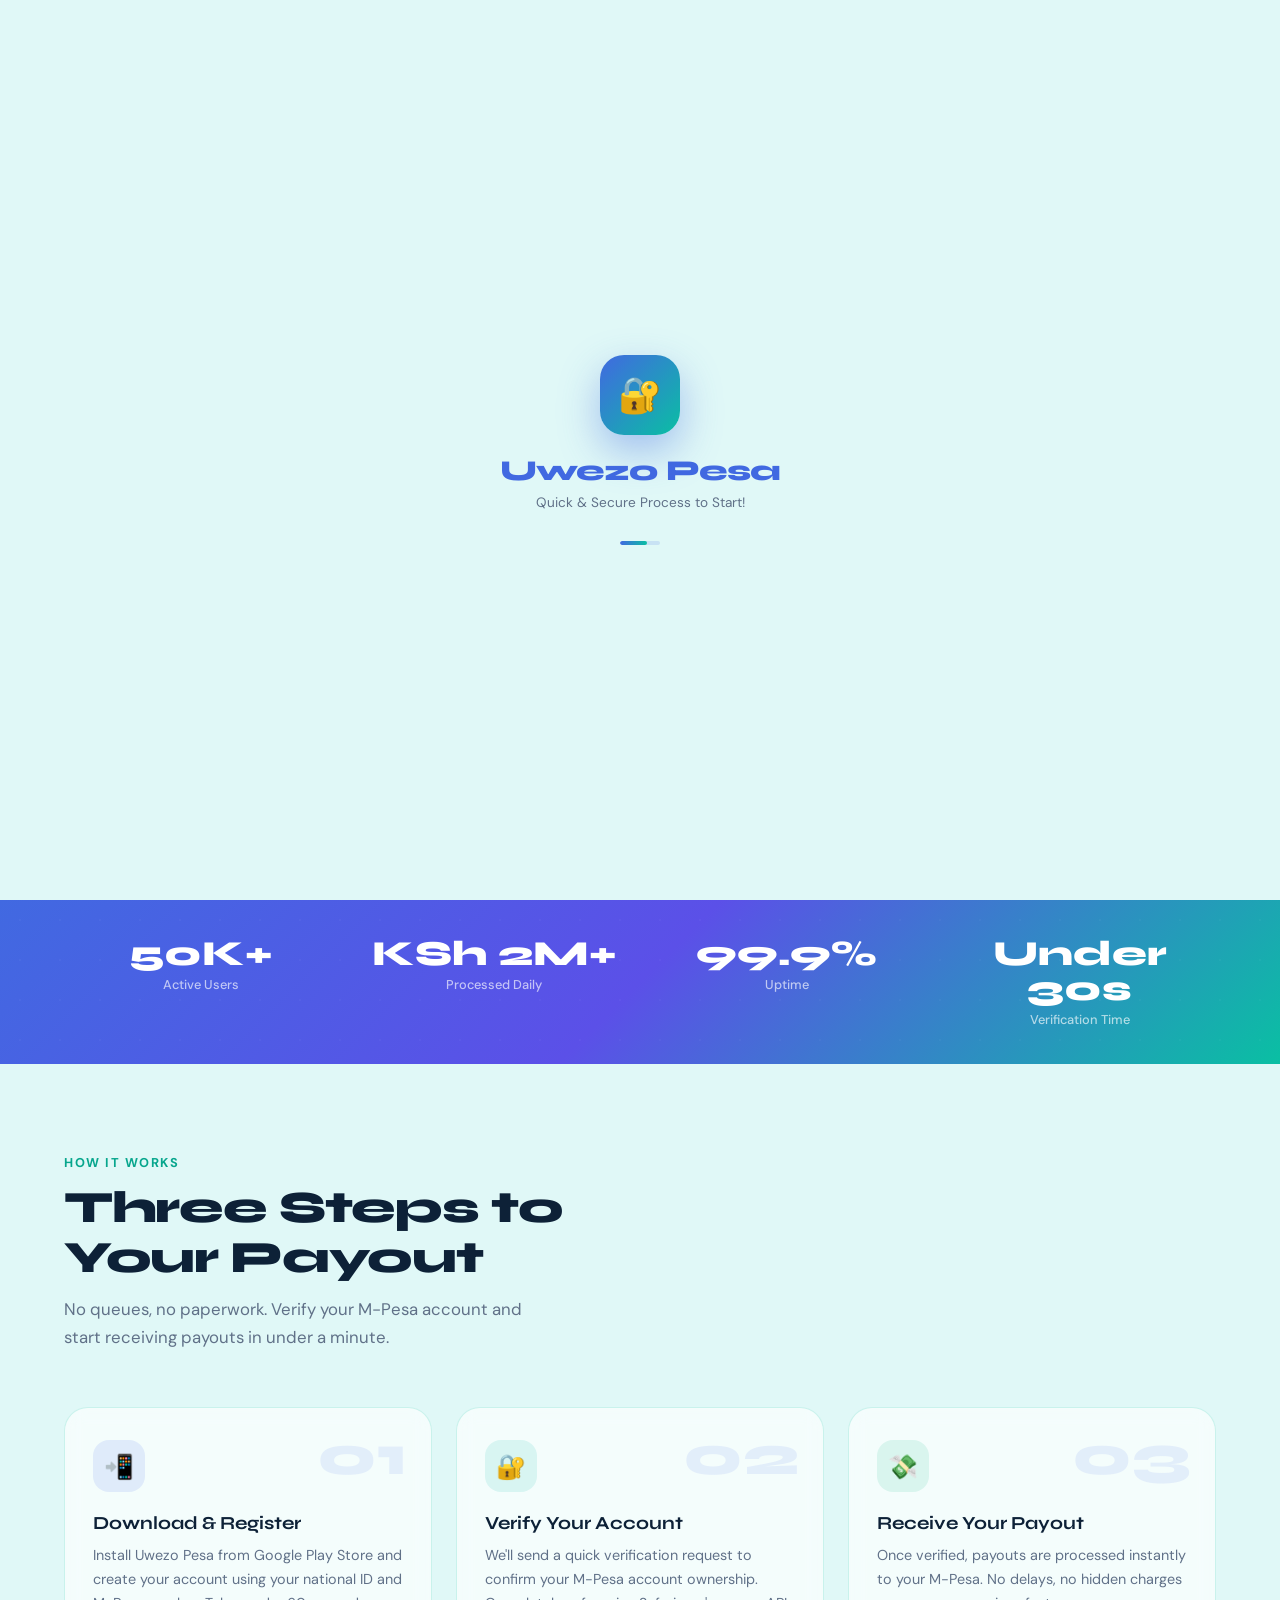
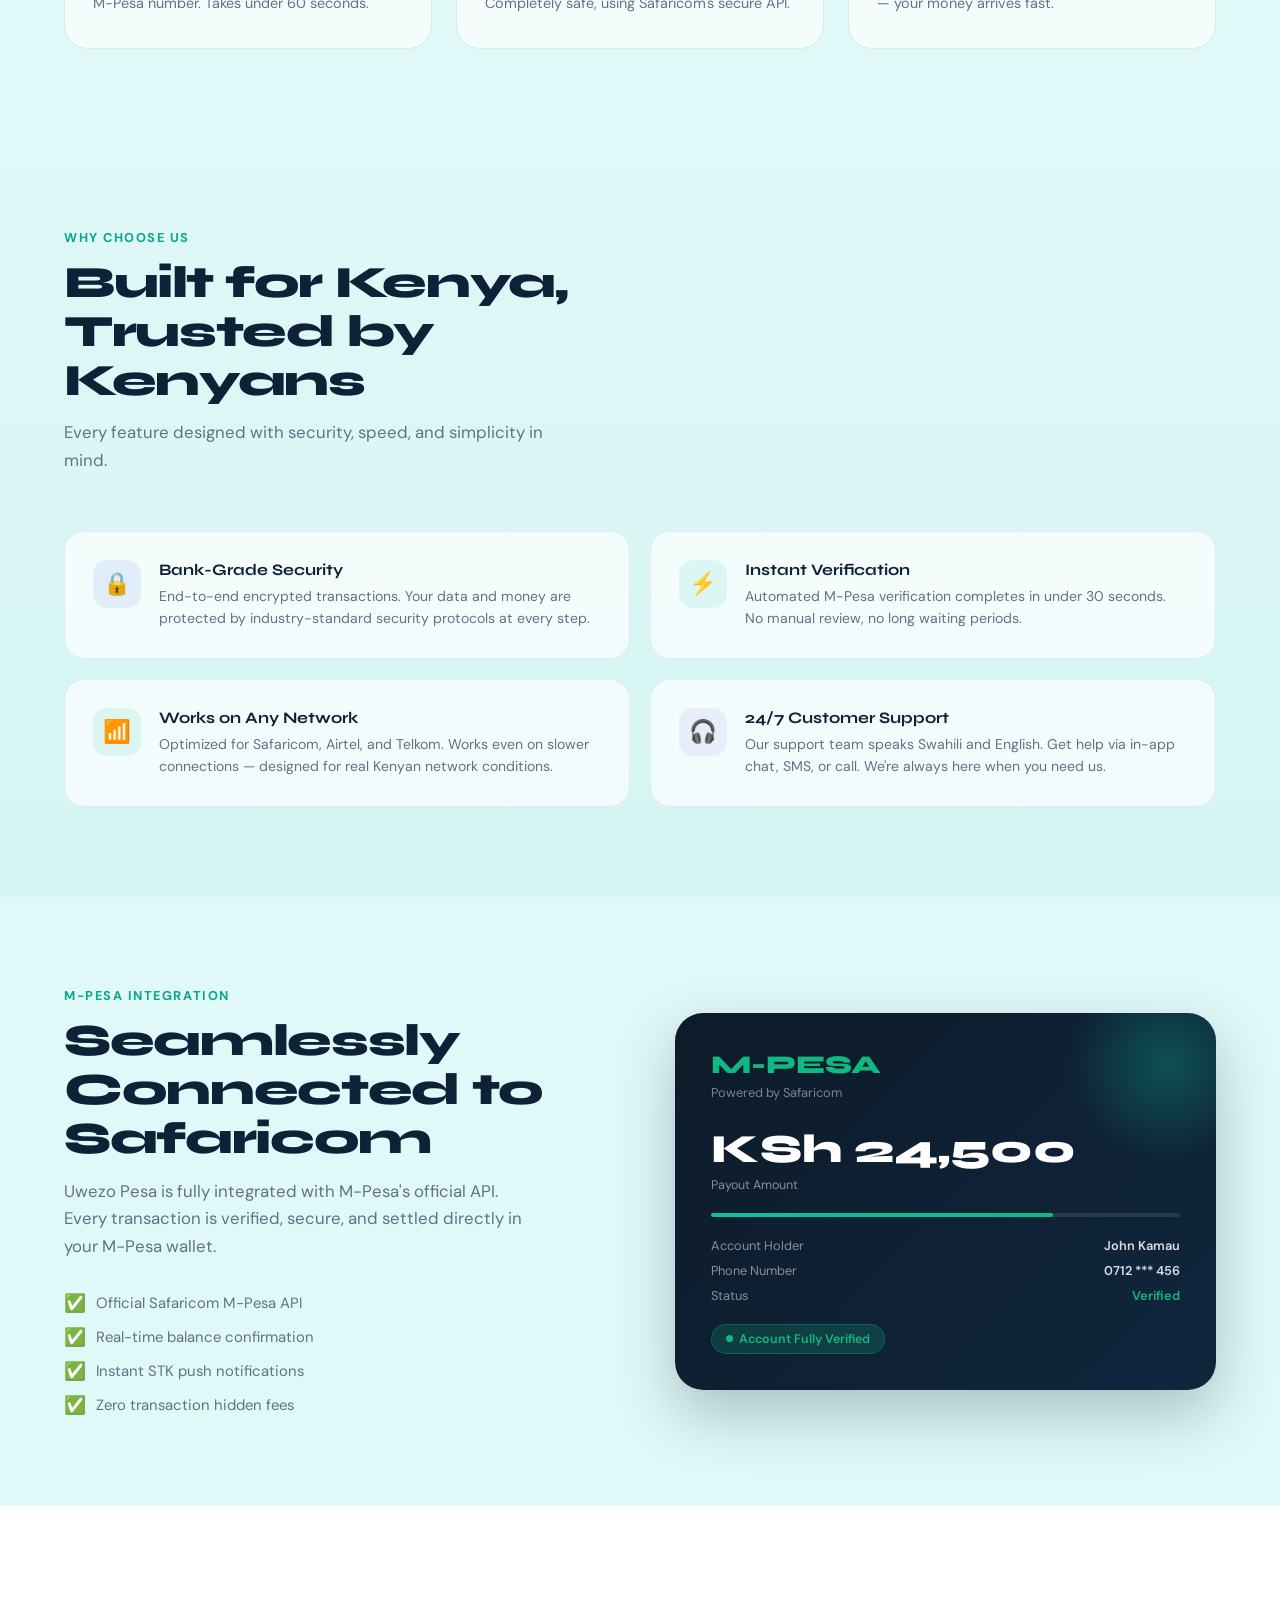
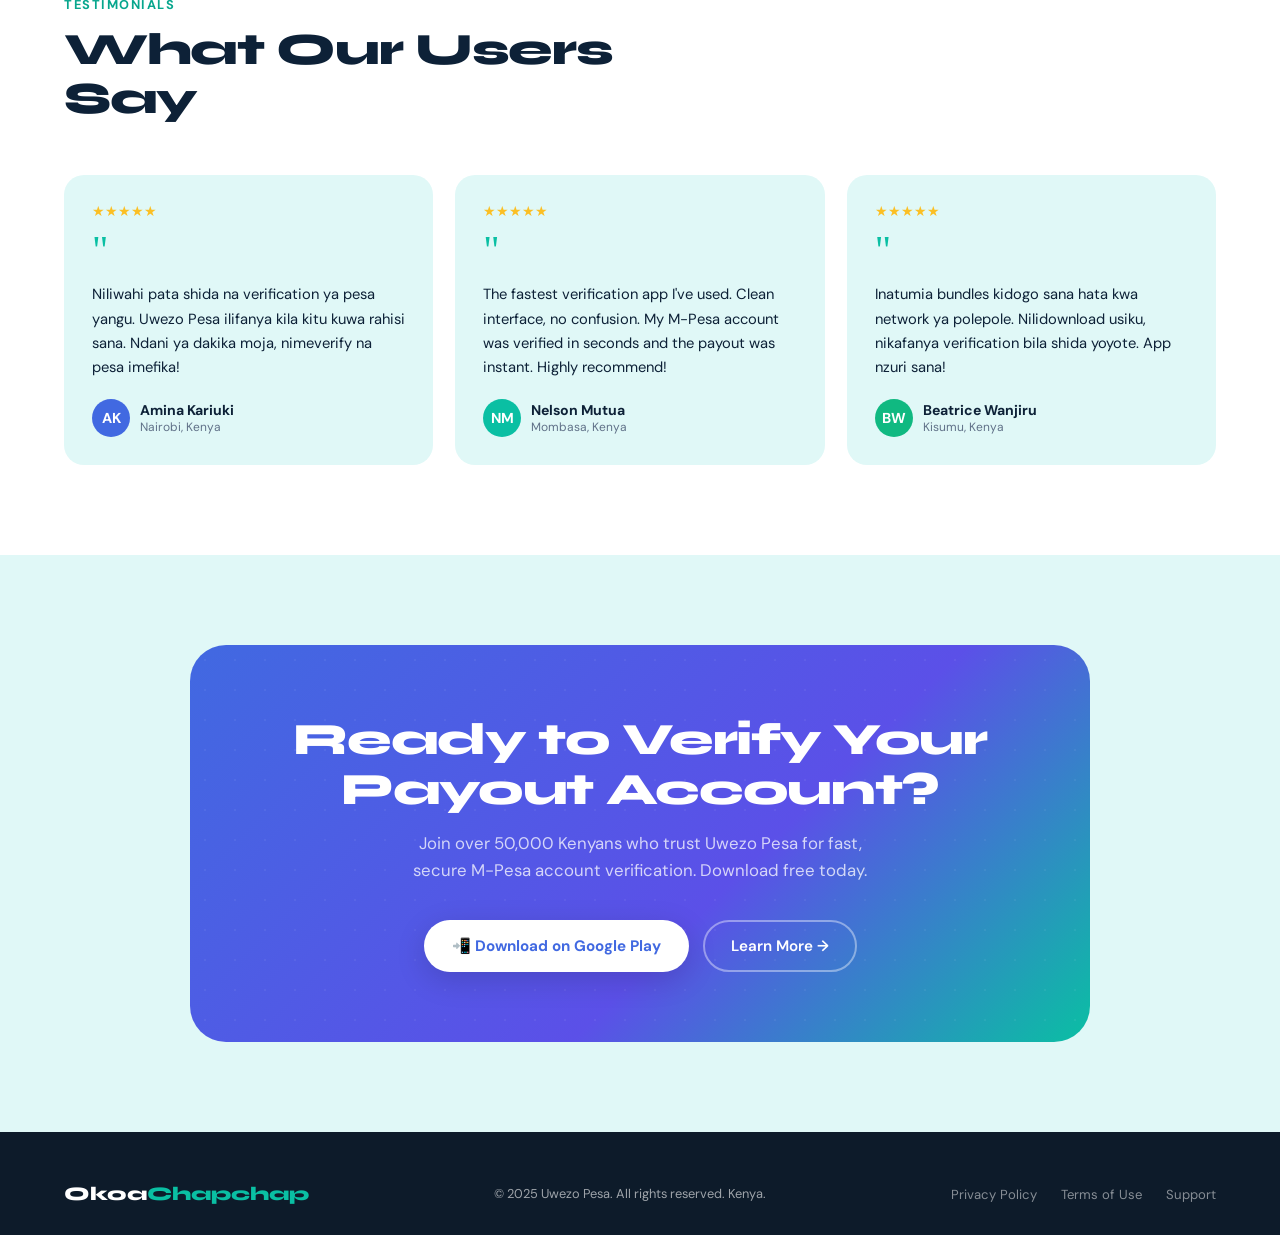
<file: index.html>
<!DOCTYPE html>
<html lang="en">
<head>
  <meta charset="UTF-8" />
  <meta name="viewport" content="width=device-width, initial-scale=1.0" />
  <title>Uwezo Pesa — Quick & Secures</title>
  <link href="https://fonts.googleapis.com/css2?family=Syne:wght@400;600;700;800&family=DM+Sans:ital,wght@0,300;0,400;0,500;1,400&display=swap" rel="stylesheet" />
  <style>
    :root {
      --mint:   #E0F8F7;
      --teal:   #0ABFA3;
      --teal2:  #07A68D;
      --royal:  #4169E1;
      --indigo: #5B50E8;
      --purple: #8B5CF6;
      --green:  #10B981;
      --dark:   #0D1B2A;
      --mid:    #1C3250;
      --text:   #0D2137;
      --muted:  #607188;
      --white:  #FFFFFF;
    }

    *, *::before, *::after { margin: 0; padding: 0; box-sizing: border-box; }

    html { scroll-behavior: smooth; }

    body {
      font-family: 'DM Sans', sans-serif;
      background: var(--mint);
      color: var(--text);
      overflow-x: hidden;
    }

    /* ─── NOISE TEXTURE OVERLAY ─── */
    body::before {
      content: '';
      position: fixed;
      inset: 0;
      background-image: url("data:image/svg+xml,%3Csvg viewBox='0 0 200 200' xmlns='http://www.w3.org/2000/svg'%3E%3Cfilter id='n'%3E%3CfeTurbulence type='fractalNoise' baseFrequency='.9' numOctaves='4' stitchTiles='stitch'/%3E%3C/filter%3E%3Crect width='100%25' height='100%25' filter='url(%23n)' opacity='.03'/%3E%3C/svg%3E");
      pointer-events: none;
      z-index: 0;
    }

    /* ─── NAV ─── */
    nav {
      position: fixed;
      top: 0; left: 0; right: 0;
      z-index: 100;
      display: flex;
      align-items: center;
      justify-content: space-between;
      padding: 18px 5%;
      backdrop-filter: blur(14px);
      background: rgba(224,248,247,.72);
      border-bottom: 1px solid rgba(10,191,163,.15);
    }

    .nav-logo {
      font-family: 'Syne', sans-serif;
      font-weight: 800;
      font-size: 1.35rem;
      color: var(--royal);
      letter-spacing: -0.03em;
    }
    .nav-logo span { color: var(--teal); }

    .nav-links {
      display: flex;
      gap: 32px;
      list-style: none;
    }
    .nav-links a {
      text-decoration: none;
      color: var(--muted);
      font-size: .9rem;
      font-weight: 500;
      transition: color .2s;
    }
    .nav-links a:hover { color: var(--royal); }

    .nav-cta {
      background: var(--royal);
      color: #fff;
      border: none;
      padding: 10px 22px;
      border-radius: 50px;
      font-family: 'DM Sans', sans-serif;
      font-weight: 600;
      font-size: .88rem;
      cursor: pointer;
      transition: background .2s, transform .15s;
    }
    .nav-cta:hover { background: var(--indigo); transform: translateY(-1px); }

    /* ─── HERO ─── */
    .hero {
      position: relative;
      min-height: 100vh;
      display: flex;
      align-items: center;
      padding: 120px 5% 80px;
      overflow: hidden;
    }

    /* Decorative blobs */
    .blob {
      position: absolute;
      border-radius: 50%;
      filter: blur(60px);
      pointer-events: none;
    }
    .blob-1 {
      width: 420px; height: 420px;
      background: radial-gradient(circle, rgba(65,105,225,.22) 0%, transparent 70%);
      top: -60px; left: -100px;
      animation: drift1 12s ease-in-out infinite;
    }
    .blob-2 {
      width: 350px; height: 350px;
      background: radial-gradient(circle, rgba(10,191,163,.2) 0%, transparent 70%);
      bottom: 80px; right: -80px;
      animation: drift2 14s ease-in-out infinite;
    }
    .blob-3 {
      width: 260px; height: 260px;
      background: radial-gradient(circle, rgba(139,92,246,.15) 0%, transparent 70%);
      top: 40%; left: 55%;
      animation: drift3 10s ease-in-out infinite;
    }

    @keyframes drift1 { 0%,100%{transform:translate(0,0)} 50%{transform:translate(30px,-40px)} }
    @keyframes drift2 { 0%,100%{transform:translate(0,0)} 50%{transform:translate(-30px,-30px)} }
    @keyframes drift3 { 0%,100%{transform:translate(-50%,-50%)} 50%{transform:translate(-40%,-60%)} }

    /* Particles */
    .particle {
      position: absolute;
      border-radius: 50%;
      pointer-events: none;
    }
    .p1 { width:10px;height:10px;background:var(--teal);top:18%;left:8%;animation:bob 6s ease-in-out infinite; }
    .p2 { width:7px;height:7px;background:var(--royal);top:30%;right:12%;animation:bob 7s ease-in-out infinite .5s; }
    .p3 { width:12px;height:12px;background:var(--green);bottom:25%;left:14%;animation:bob 8s ease-in-out infinite 1s; }
    .p4 { width:6px;height:6px;background:var(--purple);bottom:35%;right:18%;animation:bob 6.5s ease-in-out infinite 1.5s; }
    .p5 { width:9px;height:9px;background:var(--teal2);top:55%;left:42%;animation:bob 7.2s ease-in-out infinite .8s; }
    @keyframes bob { 0%,100%{transform:translateY(0)} 50%{transform:translateY(-18px)} }

    .hero-inner {
      position: relative;
      z-index: 1;
      display: grid;
      grid-template-columns: 1fr 1fr;
      gap: 60px;
      align-items: center;
      width: 100%;
      max-width: 1200px;
      margin: 0 auto;
    }

    .hero-eyebrow {
      display: inline-flex;
      align-items: center;
      gap: 8px;
      background: rgba(10,191,163,.12);
      border: 1px solid rgba(10,191,163,.3);
      border-radius: 50px;
      padding: 6px 16px;
      font-size: .8rem;
      font-weight: 600;
      color: var(--teal2);
      margin-bottom: 22px;
      animation: fadeUp .6s ease both;
    }
    .eyebrow-dot {
      width: 7px; height: 7px;
      background: var(--green);
      border-radius: 50%;
      animation: pulse 2s ease infinite;
    }
    @keyframes pulse { 0%,100%{opacity:1;transform:scale(1)} 50%{opacity:.5;transform:scale(.7)} }

    .hero-title {
      font-family: 'Syne', sans-serif;
      font-weight: 800;
      font-size: clamp(2.6rem, 5vw, 4.2rem);
      line-height: 1.08;
      letter-spacing: -0.04em;
      color: var(--text);
      animation: fadeUp .7s ease .1s both;
    }
    .hero-title .accent { color: var(--royal); }
    .hero-title .accent2 { color: var(--teal); }

    .hero-sub {
      margin-top: 20px;
      font-size: 1.1rem;
      color: var(--muted);
      line-height: 1.65;
      max-width: 430px;
      animation: fadeUp .7s ease .2s both;
    }

    .hero-actions {
      margin-top: 36px;
      display: flex;
      gap: 14px;
      flex-wrap: wrap;
      animation: fadeUp .7s ease .3s both;
    }

    .btn-primary {
      display: inline-flex;
      align-items: center;
      gap: 8px;
      background: linear-gradient(135deg, var(--royal) 0%, var(--indigo) 100%);
      color: #fff;
      padding: 14px 28px;
      border-radius: 50px;
      font-weight: 700;
      font-size: 1rem;
      text-decoration: none;
      box-shadow: 0 8px 30px rgba(65,105,225,.35);
      transition: transform .2s, box-shadow .2s;
    }
    .btn-primary:hover { transform: translateY(-3px); box-shadow: 0 14px 40px rgba(65,105,225,.45); }

    .btn-secondary {
      display: inline-flex;
      align-items: center;
      gap: 8px;
      background: rgba(255,255,255,.7);
      backdrop-filter: blur(10px);
      border: 1.5px solid rgba(65,105,225,.25);
      color: var(--royal);
      padding: 14px 24px;
      border-radius: 50px;
      font-weight: 600;
      font-size: .95rem;
      text-decoration: none;
      transition: background .2s, border-color .2s;
    }
    .btn-secondary:hover { background: rgba(255,255,255,.9); border-color: var(--royal); }

    .hero-trust {
      margin-top: 40px;
      display: flex;
      align-items: center;
      gap: 10px;
      font-size: .82rem;
      color: var(--muted);
      animation: fadeUp .7s ease .4s both;
    }
    .trust-avatars {
      display: flex;
    }
    .trust-avatars span {
      width: 28px; height: 28px;
      border-radius: 50%;
      border: 2px solid var(--mint);
      display: flex;
      align-items: center;
      justify-content: center;
      font-size: .65rem;
      font-weight: 700;
      color: #fff;
      margin-left: -8px;
    }
    .trust-avatars span:first-child { margin-left: 0; }
    .ta1 { background: var(--teal); }
    .ta2 { background: var(--royal); }
    .ta3 { background: var(--green); }
    .ta4 { background: var(--purple); }

    /* ─── HERO PHONE MOCKUP ─── */
    .hero-visual {
      display: flex;
      justify-content: center;
      align-items: center;
      animation: fadeUp .8s ease .2s both;
      position: relative;
    }

    .phone-wrap {
      position: relative;
    }

    .phone-card {
      width: 280px;
      background: linear-gradient(145deg, var(--dark) 0%, var(--mid) 100%);
      border-radius: 36px;
      padding: 32px 24px 28px;
      box-shadow: 0 30px 80px rgba(13,27,42,.35), 0 0 0 1px rgba(255,255,255,.07);
      color: #fff;
      position: relative;
      overflow: hidden;
    }

    .phone-card::before {
      content: '';
      position: absolute;
      top: -60px; left: -60px;
      width: 180px; height: 180px;
      background: radial-gradient(circle, rgba(65,105,225,.35) 0%, transparent 70%);
    }
    .phone-card::after {
      content: '';
      position: absolute;
      bottom: -40px; right: -40px;
      width: 150px; height: 150px;
      background: radial-gradient(circle, rgba(10,191,163,.25) 0%, transparent 70%);
    }

    .phone-notch {
      width: 60px; height: 5px;
      background: rgba(255,255,255,.15);
      border-radius: 3px;
      margin: 0 auto 24px;
    }

    .phone-app-icon {
      width: 62px; height: 62px;
      background: linear-gradient(135deg, var(--royal), var(--teal));
      border-radius: 18px;
      display: flex;
      align-items: center;
      justify-content: center;
      font-size: 1.8rem;
      margin: 0 auto 16px;
      position: relative;
      z-index: 1;
      box-shadow: 0 8px 20px rgba(65,105,225,.4);
      animation: iconPop 2s ease infinite;
    }
    @keyframes iconPop { 0%,100%{transform:scale(1)} 50%{transform:scale(1.06)} }

    .phone-app-name {
      font-family: 'Syne', sans-serif;
      font-size: 1.1rem;
      font-weight: 800;
      text-align: center;
      position: relative;
      z-index: 1;
      letter-spacing: -.02em;
    }
    .phone-tagline {
      text-align: center;
      font-size: .75rem;
      color: rgba(255,255,255,.55);
      margin-top: 4px;
      position: relative;
      z-index: 1;
    }

    .phone-divider {
      height: 1px;
      background: rgba(255,255,255,.08);
      margin: 20px 0;
    }

    .phone-balance-label {
      font-size: .7rem;
      color: rgba(255,255,255,.45);
      text-transform: uppercase;
      letter-spacing: .08em;
      text-align: center;
    }
    .phone-balance {
      font-family: 'Syne', sans-serif;
      font-size: 2rem;
      font-weight: 800;
      text-align: center;
      color: var(--green);
      margin-top: 4px;
      position: relative;
      z-index: 1;
    }
    .phone-currency { font-size: 1rem; color: rgba(255,255,255,.5); vertical-align: super; }

    .phone-steps {
      margin-top: 18px;
      display: flex;
      flex-direction: column;
      gap: 10px;
      position: relative;
      z-index: 1;
    }
    .phone-step {
      display: flex;
      align-items: center;
      gap: 10px;
      background: rgba(255,255,255,.05);
      border-radius: 12px;
      padding: 9px 12px;
      font-size: .78rem;
    }
    .step-icon {
      width: 26px; height: 26px;
      border-radius: 8px;
      display: flex;
      align-items: center;
      justify-content: center;
      font-size: .85rem;
      flex-shrink: 0;
    }
    .si-1 { background: rgba(65,105,225,.35); }
    .si-2 { background: rgba(10,191,163,.3); }
    .si-3 { background: rgba(16,185,129,.3); }
    .step-text { color: rgba(255,255,255,.8); font-weight: 500; }

    /* Floating badges on phone */
    .badge {
      position: absolute;
      background: #fff;
      border-radius: 14px;
      padding: 8px 12px;
      box-shadow: 0 8px 24px rgba(0,0,0,.14);
      font-size: .78rem;
      font-weight: 600;
      color: var(--text);
      display: flex;
      align-items: center;
      gap: 7px;
      animation: floatBadge 5s ease-in-out infinite;
      white-space: nowrap;
    }
    .badge-1 { right: -60px; top: 30px; animation-delay: 0s; }
    .badge-2 { left: -55px; bottom: 80px; animation-delay: 1.5s; }
    @keyframes floatBadge { 0%,100%{transform:translateY(0)} 50%{transform:translateY(-10px)} }
    .badge-dot { width: 8px; height: 8px; border-radius: 50%; }
    .bd-green { background: var(--green); }
    .bd-royal { background: var(--royal); }

    @keyframes fadeUp {
      from { opacity: 0; transform: translateY(30px); }
      to   { opacity: 1; transform: translateY(0); }
    }

    /* ─── STATS STRIP ─── */
    .stats-strip {
      background: linear-gradient(135deg, var(--royal) 0%, var(--indigo) 50%, var(--teal) 100%);
      padding: 36px 5%;
      position: relative;
      overflow: hidden;
    }
    .stats-strip::before {
      content: '';
      position: absolute;
      inset: 0;
      background: url("data:image/svg+xml,%3Csvg width='40' height='40' viewBox='0 0 40 40' xmlns='http://www.w3.org/2000/svg'%3E%3Cg fill='rgba(255,255,255,0.04)' fill-rule='evenodd'%3E%3Ccircle cx='20' cy='20' r='1'/%3E%3C/g%3E%3C/svg%3E");
    }
    .stats-inner {
      max-width: 1200px;
      margin: 0 auto;
      display: grid;
      grid-template-columns: repeat(4, 1fr);
      gap: 20px;
      position: relative;
      z-index: 1;
    }
    .stat-item { text-align: center; }
    .stat-number {
      font-family: 'Syne', sans-serif;
      font-size: 2.2rem;
      font-weight: 800;
      color: #fff;
      line-height: 1;
    }
    .stat-label {
      font-size: .8rem;
      color: rgba(255,255,255,.65);
      margin-top: 5px;
      font-weight: 500;
    }

    /* ─── HOW IT WORKS ─── */
    .section {
      padding: 90px 5%;
    }

    .section-inner {
      max-width: 1200px;
      margin: 0 auto;
    }

    .section-eyebrow {
      font-size: .8rem;
      font-weight: 700;
      letter-spacing: .12em;
      text-transform: uppercase;
      color: var(--teal2);
      margin-bottom: 12px;
    }

    .section-title {
      font-family: 'Syne', sans-serif;
      font-size: clamp(2rem, 3.5vw, 3rem);
      font-weight: 800;
      letter-spacing: -0.03em;
      color: var(--text);
      line-height: 1.1;
      max-width: 550px;
    }

    .section-sub {
      margin-top: 14px;
      color: var(--muted);
      font-size: 1.05rem;
      line-height: 1.65;
      max-width: 480px;
    }

    .steps-grid {
      margin-top: 56px;
      display: grid;
      grid-template-columns: repeat(3, 1fr);
      gap: 24px;
    }

    .step-card {
      background: rgba(255,255,255,.65);
      backdrop-filter: blur(10px);
      border: 1px solid rgba(10,191,163,.18);
      border-radius: 24px;
      padding: 32px 28px;
      position: relative;
      transition: transform .25s, box-shadow .25s;
    }
    .step-card:hover { transform: translateY(-6px); box-shadow: 0 20px 50px rgba(65,105,225,.12); }

    .step-num {
      font-family: 'Syne', sans-serif;
      font-size: 3.5rem;
      font-weight: 800;
      color: rgba(65,105,225,.1);
      line-height: 1;
      position: absolute;
      top: 20px;
      right: 24px;
    }

    .step-icon-big {
      width: 52px; height: 52px;
      border-radius: 16px;
      display: flex;
      align-items: center;
      justify-content: center;
      font-size: 1.5rem;
      margin-bottom: 20px;
    }
    .sib-1 { background: rgba(65,105,225,.12); }
    .sib-2 { background: rgba(10,191,163,.12); }
    .sib-3 { background: rgba(16,185,129,.12); }

    .step-card-title {
      font-family: 'Syne', sans-serif;
      font-size: 1.15rem;
      font-weight: 700;
      color: var(--text);
      margin-bottom: 10px;
    }
    .step-card-desc {
      font-size: .9rem;
      color: var(--muted);
      line-height: 1.65;
    }

    /* ─── FEATURES ─── */
    .features-section {
      background: linear-gradient(180deg, var(--mint) 0%, #d4f5f2 100%);
      padding: 90px 5%;
    }

    .features-grid {
      margin-top: 56px;
      display: grid;
      grid-template-columns: repeat(2, 1fr);
      gap: 20px;
    }

    .feature-card {
      background: rgba(255,255,255,.7);
      border: 1px solid rgba(65,105,225,.12);
      border-radius: 20px;
      padding: 28px;
      display: flex;
      gap: 18px;
      transition: transform .2s, box-shadow .2s;
    }
    .feature-card:hover { transform: translateY(-4px); box-shadow: 0 16px 40px rgba(65,105,225,.1); }

    .feature-icon {
      width: 48px; height: 48px; flex-shrink: 0;
      border-radius: 14px;
      display: flex; align-items: center; justify-content: center;
      font-size: 1.4rem;
    }
    .fi-1 { background: rgba(65,105,225,.1); }
    .fi-2 { background: rgba(10,191,163,.1); }
    .fi-3 { background: rgba(16,185,129,.1); }
    .fi-4 { background: rgba(139,92,246,.1); }

    .feature-body {}
    .feature-title {
      font-family: 'Syne', sans-serif;
      font-weight: 700;
      font-size: 1rem;
      margin-bottom: 6px;
      color: var(--text);
    }
    .feature-desc { font-size: .88rem; color: var(--muted); line-height: 1.6; }

    /* ─── MPESA HIGHLIGHT ─── */
    .mpesa-section {
      padding: 90px 5%;
    }
    .mpesa-inner {
      max-width: 1200px;
      margin: 0 auto;
      display: grid;
      grid-template-columns: 1fr 1fr;
      gap: 70px;
      align-items: center;
    }
    .mpesa-visual {
      position: relative;
    }
    .mpesa-card {
      background: linear-gradient(135deg, var(--dark) 0%, #10263D 100%);
      border-radius: 28px;
      padding: 36px;
      color: #fff;
      box-shadow: 0 24px 60px rgba(13,27,42,.25);
      position: relative;
      overflow: hidden;
    }
    .mpesa-card::before {
      content: '';
      position: absolute;
      top: -50px; right: -50px;
      width: 200px; height: 200px;
      background: radial-gradient(circle, rgba(10,191,163,.3) 0%, transparent 70%);
    }
    .mpesa-logo-text {
      font-family: 'Syne', sans-serif;
      font-size: 1.6rem;
      font-weight: 800;
      color: var(--green);
      margin-bottom: 4px;
    }
    .mpesa-subtitle { font-size: .8rem; color: rgba(255,255,255,.45); }
    .mpesa-amount {
      font-family: 'Syne', sans-serif;
      font-size: 2.5rem;
      font-weight: 800;
      color: #fff;
      margin: 24px 0 4px;
    }
    .mpesa-amount-label { font-size: .78rem; color: rgba(255,255,255,.5); }
    .mpesa-bar { height: 4px; background: rgba(255,255,255,.1); border-radius: 2px; margin: 20px 0; }
    .mpesa-bar-fill { height: 100%; width: 73%; background: linear-gradient(90deg, var(--teal), var(--green)); border-radius: 2px; }

    .mpesa-row {
      display: flex;
      justify-content: space-between;
      font-size: .8rem;
    }
    .mr-label { color: rgba(255,255,255,.5); }
    .mr-val { color: rgba(255,255,255,.85); font-weight: 600; }

    .verified-chip {
      display: inline-flex;
      align-items: center;
      gap: 6px;
      background: rgba(16,185,129,.2);
      border: 1px solid rgba(16,185,129,.3);
      border-radius: 50px;
      padding: 6px 14px;
      font-size: .78rem;
      font-weight: 600;
      color: var(--green);
      margin-top: 20px;
    }
    .vc-dot { width: 7px; height: 7px; border-radius: 50%; background: var(--green); animation: pulse 2s infinite; }

    /* ─── TESTIMONIALS ─── */
    .testimonials {
      background: #fff;
      padding: 90px 5%;
    }
    .testi-grid {
      margin-top: 52px;
      display: grid;
      grid-template-columns: repeat(3, 1fr);
      gap: 22px;
    }
    .testi-card {
      background: var(--mint);
      border-radius: 20px;
      padding: 28px;
      position: relative;
    }
    .testi-quote {
      font-size: 2.5rem;
      color: var(--teal);
      line-height: 1;
      font-family: Georgia, serif;
      margin-bottom: 12px;
    }
    .testi-text {
      font-size: .92rem;
      color: var(--text);
      line-height: 1.65;
      margin-bottom: 20px;
    }
    .testi-author {
      display: flex;
      align-items: center;
      gap: 10px;
    }
    .testi-avatar {
      width: 38px; height: 38px;
      border-radius: 50%;
      display: flex; align-items: center; justify-content: center;
      font-size: .9rem;
      font-weight: 700;
      color: #fff;
    }
    .av1 { background: var(--royal); }
    .av2 { background: var(--teal); }
    .av3 { background: var(--green); }
    .testi-name { font-weight: 700; font-size: .88rem; color: var(--text); }
    .testi-loc { font-size: .75rem; color: var(--muted); }
    .testi-stars { color: #FBBF24; font-size: .85rem; margin-bottom: 10px; }

    /* ─── CTA SECTION ─── */
    .cta-section {
      padding: 90px 5%;
    }
    .cta-box {
      max-width: 900px;
      margin: 0 auto;
      background: linear-gradient(135deg, var(--royal) 0%, var(--indigo) 60%, var(--teal) 100%);
      border-radius: 36px;
      padding: 70px 60px;
      text-align: center;
      position: relative;
      overflow: hidden;
    }
    .cta-box::before {
      content: '';
      position: absolute;
      inset: 0;
      background: url("data:image/svg+xml,%3Csvg width='30' height='30' viewBox='0 0 30 30' xmlns='http://www.w3.org/2000/svg'%3E%3Ccircle cx='15' cy='15' r='1' fill='rgba(255,255,255,0.07)'/%3E%3C/svg%3E");
    }
    .cta-title {
      font-family: 'Syne', sans-serif;
      font-size: clamp(1.8rem, 3.5vw, 2.8rem);
      font-weight: 800;
      color: #fff;
      line-height: 1.1;
      letter-spacing: -.03em;
      position: relative;
      z-index: 1;
      margin-bottom: 16px;
    }
    .cta-sub {
      color: rgba(255,255,255,.75);
      font-size: 1.05rem;
      line-height: 1.6;
      max-width: 500px;
      margin: 0 auto 36px;
      position: relative;
      z-index: 1;
    }
    .cta-actions {
      display: flex;
      gap: 14px;
      justify-content: center;
      flex-wrap: wrap;
      position: relative;
      z-index: 1;
    }
    .btn-white {
      display: inline-flex;
      align-items: center;
      gap: 8px;
      background: #fff;
      color: var(--royal);
      padding: 14px 28px;
      border-radius: 50px;
      font-weight: 700;
      font-size: .95rem;
      text-decoration: none;
      transition: transform .2s, box-shadow .2s;
      box-shadow: 0 8px 30px rgba(0,0,0,.15);
    }
    .btn-white:hover { transform: translateY(-3px); box-shadow: 0 14px 40px rgba(0,0,0,.22); }
    .btn-outline-white {
      display: inline-flex;
      align-items: center;
      gap: 8px;
      background: transparent;
      color: #fff;
      padding: 14px 26px;
      border-radius: 50px;
      border: 2px solid rgba(255,255,255,.4);
      font-weight: 600;
      font-size: .95rem;
      text-decoration: none;
      transition: border-color .2s, background .2s;
    }
    .btn-outline-white:hover { border-color: #fff; background: rgba(255,255,255,.1); }

    /* ─── FOOTER ─── */
    footer {
      background: var(--dark);
      color: rgba(255,255,255,.6);
      padding: 50px 5% 30px;
    }
    .footer-inner {
      max-width: 1200px;
      margin: 0 auto;
      display: flex;
      justify-content: space-between;
      align-items: center;
      flex-wrap: wrap;
      gap: 20px;
    }
    .footer-logo {
      font-family: 'Syne', sans-serif;
      font-size: 1.2rem;
      font-weight: 800;
      color: #fff;
    }
    .footer-logo span { color: var(--teal); }
    .footer-copy { font-size: .8rem; }
    .footer-links {
      display: flex;
      gap: 24px;
      list-style: none;
    }
    .footer-links a {
      color: rgba(255,255,255,.5);
      text-decoration: none;
      font-size: .82rem;
      transition: color .2s;
    }
    .footer-links a:hover { color: var(--teal); }

    /* ─── RESPONSIVE ─── */
    @media (max-width: 900px) {
      .hero-inner { grid-template-columns: 1fr; gap: 50px; text-align: center; }
      .hero-sub { margin: 16px auto 0; }
      .hero-actions { justify-content: center; }
      .hero-trust { justify-content: center; }
      .hero-visual { order: -1; }
      .badge-1 { right: -20px; }
      .badge-2 { left: -20px; }
      .stats-inner { grid-template-columns: repeat(2, 1fr); }
      .steps-grid { grid-template-columns: 1fr; }
      .features-grid { grid-template-columns: 1fr; }
      .mpesa-inner { grid-template-columns: 1fr; }
      .testi-grid { grid-template-columns: 1fr; }
      .cta-box { padding: 50px 30px; }
    }
    @media (max-width: 600px) {
      nav .nav-links { display: none; }
      .phone-card { width: 240px; }
      .badge { display: none; }
    }
  </style>
</head>
<body>

  <!-- NAV -->
  <nav>
    <div class="nav-logo">Okoa<span>Chapchap</span></div>
    <ul class="nav-links">
      <li><a href="#how">How it works</a></li>
      <li><a href="#features">Features</a></li>
      <li><a href="#testimonials">Reviews</a></li>
    </ul>
    <a href="https://play.google.com/store" class="nav-cta">Download App</a>
  </nav>

  <!-- HERO -->
  <section class="hero">
    <div class="blob blob-1"></div>
    <div class="blob blob-2"></div>
    <div class="blob blob-3"></div>

    <div class="particle p1"></div>
    <div class="particle p2"></div>
    <div class="particle p3"></div>
    <div class="particle p4"></div>
    <div class="particle p5"></div>

    <div class="hero-inner">
      <div class="hero-text">
        <div class="hero-eyebrow">
          <span class="eyebrow-dot"></span>
          M-Pesa Verified &amp; Secure
        </div>
        <h1 class="hero-title">
          Quick &amp; Secure<br/>
          <span class="accent">Payout</span> Account<br/>
          <span class="accent2">Verification</span>
        </h1>
        <p class="hero-sub">
          Uwezo Pesa makes it easy to verify your M-Pesa payout account in just a few simple steps — fast, safe, and trusted by thousands across Kenya.
        </p>
        <div class="hero-actions">
          <a href="https://play.google.com/store" class="btn-primary">
            📱 Download Free App
          </a>
          <a href="#how" class="btn-secondary">
            ▶ See How It Works
          </a>
        </div>
        <div class="hero-trust">
          <div class="trust-avatars">
            <span class="ta1">AK</span>
            <span class="ta2">NM</span>
            <span class="ta3">JO</span>
            <span class="ta4">BW</span>
          </div>
          <span>Trusted by <strong>50,000+</strong> users across Kenya</span>
        </div>
      </div>

      <div class="hero-visual">
        <div class="phone-wrap">
          <div class="phone-card">
            <div class="phone-notch"></div>
            <div class="phone-app-icon">🔐</div>
            <div class="phone-app-name">Uwezo Pesa</div>
            <div class="phone-tagline">Easy Steps to Get Started</div>
            <div class="phone-divider"></div>
            <div class="phone-balance-label">Verified Amount</div>
            <div class="phone-balance"><span class="phone-currency">KSh </span>24,500</div>
            <div class="phone-steps">
              <div class="phone-step">
                <div class="step-icon si-1">📲</div>
                <span class="step-text">Enter your M-Pesa number</span>
              </div>
              <div class="phone-step">
                <div class="step-icon si-2">✅</div>
                <span class="step-text">Verify your account</span>
              </div>
              <div class="phone-step">
                <div class="step-icon si-3">💸</div>
                <span class="step-text">Receive your payout</span>
              </div>
            </div>
          </div>
          <div class="badge badge-1">
            <div class="badge-dot bd-green"></div>
            Verified ✓
          </div>
          <div class="badge badge-2">
            <div class="badge-dot bd-royal"></div>
            Secure &amp; Instant
          </div>
        </div>
      </div>
    </div>
  </section>

  <!-- STATS -->
  <div class="stats-strip">
    <div class="stats-inner">
      <div class="stat-item">
        <div class="stat-number">50K+</div>
        <div class="stat-label">Active Users</div>
      </div>
      <div class="stat-item">
        <div class="stat-number">KSh 2M+</div>
        <div class="stat-label">Processed Daily</div>
      </div>
      <div class="stat-item">
        <div class="stat-number">99.9%</div>
        <div class="stat-label">Uptime</div>
      </div>
      <div class="stat-item">
        <div class="stat-number">Under 30s</div>
        <div class="stat-label">Verification Time</div>
      </div>
    </div>
  </div>

  <!-- HOW IT WORKS -->
  <section class="section" id="how">
    <div class="section-inner">
      <div class="section-eyebrow">How It Works</div>
      <h2 class="section-title">Three Steps to Your Payout</h2>
      <p class="section-sub">No queues, no paperwork. Verify your M-Pesa account and start receiving payouts in under a minute.</p>

      <div class="steps-grid">
        <div class="step-card">
          <div class="step-num">01</div>
          <div class="step-icon-big sib-1">📲</div>
          <h3 class="step-card-title">Download &amp; Register</h3>
          <p class="step-card-desc">Install Uwezo Pesa from Google Play Store and create your account using your national ID and M-Pesa number. Takes under 60 seconds.</p>
        </div>
        <div class="step-card">
          <div class="step-num">02</div>
          <div class="step-icon-big sib-2">🔐</div>
          <h3 class="step-card-title">Verify Your Account</h3>
          <p class="step-card-desc">We'll send a quick verification request to confirm your M-Pesa account ownership. Completely safe, using Safaricom's secure API.</p>
        </div>
        <div class="step-card">
          <div class="step-num">03</div>
          <div class="step-icon-big sib-3">💸</div>
          <h3 class="step-card-title">Receive Your Payout</h3>
          <p class="step-card-desc">Once verified, payouts are processed instantly to your M-Pesa. No delays, no hidden charges — your money arrives fast.</p>
        </div>
      </div>
    </div>
  </section>

  <!-- FEATURES -->
  <section class="features-section" id="features">
    <div class="section-inner">
      <div class="section-eyebrow">Why Choose Us</div>
      <h2 class="section-title">Built for Kenya, Trusted by Kenyans</h2>
      <p class="section-sub">Every feature designed with security, speed, and simplicity in mind.</p>

      <div class="features-grid">
        <div class="feature-card">
          <div class="feature-icon fi-1">🔒</div>
          <div class="feature-body">
            <div class="feature-title">Bank-Grade Security</div>
            <div class="feature-desc">End-to-end encrypted transactions. Your data and money are protected by industry-standard security protocols at every step.</div>
          </div>
        </div>
        <div class="feature-card">
          <div class="feature-icon fi-2">⚡</div>
          <div class="feature-body">
            <div class="feature-title">Instant Verification</div>
            <div class="feature-desc">Automated M-Pesa verification completes in under 30 seconds. No manual review, no long waiting periods.</div>
          </div>
        </div>
        <div class="feature-card">
          <div class="feature-icon fi-3">📶</div>
          <div class="feature-body">
            <div class="feature-title">Works on Any Network</div>
            <div class="feature-desc">Optimized for Safaricom, Airtel, and Telkom. Works even on slower connections — designed for real Kenyan network conditions.</div>
          </div>
        </div>
        <div class="feature-card">
          <div class="feature-icon fi-4">🎧</div>
          <div class="feature-body">
            <div class="feature-title">24/7 Customer Support</div>
            <div class="feature-desc">Our support team speaks Swahili and English. Get help via in-app chat, SMS, or call. We're always here when you need us.</div>
          </div>
        </div>
      </div>
    </div>
  </section>

  <!-- MPESA HIGHLIGHT -->
  <section class="mpesa-section">
    <div class="mpesa-inner">
      <div>
        <div class="section-eyebrow">M-Pesa Integration</div>
        <h2 class="section-title">Seamlessly Connected to Safaricom</h2>
        <p class="section-sub">Uwezo Pesa is fully integrated with M-Pesa's official API. Every transaction is verified, secure, and settled directly in your M-Pesa wallet.</p>
        <br/>
        <ul style="list-style:none;display:flex;flex-direction:column;gap:12px;margin-top:10px">
          <li style="display:flex;align-items:center;gap:10px;font-size:.93rem;color:var(--muted)">
            <span style="color:var(--green);font-size:1.1rem">✅</span> Official Safaricom M-Pesa API
          </li>
          <li style="display:flex;align-items:center;gap:10px;font-size:.93rem;color:var(--muted)">
            <span style="color:var(--green);font-size:1.1rem">✅</span> Real-time balance confirmation
          </li>
          <li style="display:flex;align-items:center;gap:10px;font-size:.93rem;color:var(--muted)">
            <span style="color:var(--green);font-size:1.1rem">✅</span> Instant STK push notifications
          </li>
          <li style="display:flex;align-items:center;gap:10px;font-size:.93rem;color:var(--muted)">
            <span style="color:var(--green);font-size:1.1rem">✅</span> Zero transaction hidden fees
          </li>
        </ul>
      </div>
      <div class="mpesa-visual">
        <div class="mpesa-card">
          <div class="mpesa-logo-text">M-PESA</div>
          <div class="mpesa-subtitle">Powered by Safaricom</div>
          <div class="mpesa-amount">KSh 24,500</div>
          <div class="mpesa-amount-label">Payout Amount</div>
          <div class="mpesa-bar"><div class="mpesa-bar-fill"></div></div>
          <div class="mpesa-row">
            <span class="mr-label">Account Holder</span>
            <span class="mr-val">John Kamau</span>
          </div>
          <div class="mpesa-row" style="margin-top:8px">
            <span class="mr-label">Phone Number</span>
            <span class="mr-val">0712 *** 456</span>
          </div>
          <div class="mpesa-row" style="margin-top:8px">
            <span class="mr-label">Status</span>
            <span class="mr-val" style="color:var(--green)">Verified</span>
          </div>
          <div class="verified-chip">
            <span class="vc-dot"></span>
            Account Fully Verified
          </div>
        </div>
      </div>
    </div>
  </section>

  <!-- TESTIMONIALS -->
  <section class="testimonials" id="testimonials">
    <div class="section-inner">
      <div class="section-eyebrow">Testimonials</div>
      <h2 class="section-title">What Our Users Say</h2>

      <div class="testi-grid">
        <div class="testi-card">
          <div class="testi-stars">★★★★★</div>
          <div class="testi-quote">"</div>
          <p class="testi-text">Niliwahi pata shida na verification ya pesa yangu. Uwezo Pesa ilifanya kila kitu kuwa rahisi sana. Ndani ya dakika moja, nimeverify na pesa imefika!</p>
          <div class="testi-author">
            <div class="testi-avatar av1">AK</div>
            <div>
              <div class="testi-name">Amina Kariuki</div>
              <div class="testi-loc">Nairobi, Kenya</div>
            </div>
          </div>
        </div>
        <div class="testi-card">
          <div class="testi-stars">★★★★★</div>
          <div class="testi-quote">"</div>
          <p class="testi-text">The fastest verification app I've used. Clean interface, no confusion. My M-Pesa account was verified in seconds and the payout was instant. Highly recommend!</p>
          <div class="testi-author">
            <div class="testi-avatar av2">NM</div>
            <div>
              <div class="testi-name">Nelson Mutua</div>
              <div class="testi-loc">Mombasa, Kenya</div>
            </div>
          </div>
        </div>
        <div class="testi-card">
          <div class="testi-stars">★★★★★</div>
          <div class="testi-quote">"</div>
          <p class="testi-text">Inatumia bundles kidogo sana hata kwa network ya polepole. Nilidownload usiku, nikafanya verification bila shida yoyote. App nzuri sana!</p>
          <div class="testi-author">
            <div class="testi-avatar av3">BW</div>
            <div>
              <div class="testi-name">Beatrice Wanjiru</div>
              <div class="testi-loc">Kisumu, Kenya</div>
            </div>
          </div>
        </div>
      </div>
    </div>
  </section>

  <!-- CTA -->
  <section class="cta-section">
    <div class="section-inner">
      <div class="cta-box">
        <h2 class="cta-title">Ready to Verify Your<br/>Payout Account?</h2>
        <p class="cta-sub">Join over 50,000 Kenyans who trust Uwezo Pesa for fast, secure M-Pesa account verification. Download free today.</p>
        <div class="cta-actions">
          <a href="https://play.google.com/store" class="btn-white">
            📲 Download on Google Play
          </a>
          <a href="#how" class="btn-outline-white">
            Learn More →
          </a>
        </div>
      </div>
    </div>
  </section>

  <!-- FOOTER -->
  <footer>
    <div class="footer-inner">
      <div class="footer-logo">Okoa<span>Chapchap</span></div>
      <p class="footer-copy">© 2025 Uwezo Pesa. All rights reserved. Kenya.</p>
      <ul class="footer-links">
        <li><a href="#">Privacy Policy</a></li>
        <li><a href="#">Terms of Use</a></li>
        <li><a href="#">Support</a></li>
      </ul>
    </div>
  </footer>

  <!-- Splash intro animation -->
  <div id="splash" style="
    position:fixed;inset:0;background:var(--mint);
    display:flex;flex-direction:column;align-items:center;justify-content:center;
    z-index:9999;transition:opacity .5s ease;
  ">
    <div style="
      width:80px;height:80px;
      background:linear-gradient(135deg,#4169E1,#0ABFA3);
      border-radius:24px;
      display:flex;align-items:center;justify-content:center;
      font-size:2.2rem;
      box-shadow:0 16px 40px rgba(65,105,225,.4);
      animation:splashPop .6s cubic-bezier(.34,1.56,.64,1) both;
    ">🔐</div>
    <div id="splashText" style="
      font-family:'Syne',sans-serif;font-weight:800;font-size:1.8rem;
      color:#4169E1;margin-top:18px;letter-spacing:-.03em;
    "></div>
    <div style="
      font-size:.85rem;color:var(--muted);margin-top:6px;
    " id="splashSub"></div>
    <div style="
      width:40px;height:4px;background:rgba(65,105,225,.15);border-radius:2px;
      margin-top:30px;overflow:hidden;
    ">
      <div id="splashBar" style="
        height:100%;width:0%;
        background:linear-gradient(90deg,#4169E1,#0ABFA3);
        border-radius:2px;transition:width .05s linear;
      "></div>
    </div>
  </div>

  <style>
    @keyframes splashPop {
      from{transform:scale(.4);opacity:0}
      to{transform:scale(1);opacity:1}
    }
  </style>

  <script>
    // Splash animation
    const splash = document.getElementById('splash');
    const splashText = document.getElementById('splashText');
    const splashSub = document.getElementById('splashSub');
    const splashBar = document.getElementById('splashBar');
    const full = 'Uwezo Pesa';
    let i = 0;

    const typeInterval = setInterval(() => {
      if (i < full.length) {
        splashText.textContent += full[i++];
      } else {
        clearInterval(typeInterval);
        splashSub.textContent = 'Quick & Secure Process to Start!';
      }
    }, 80);

    let pct = 0;
    const barInterval = setInterval(() => {
      pct = Math.min(pct + 1, 100);
      splashBar.style.width = pct + '%';
      if (pct === 100) {
        clearInterval(barInterval);
        setTimeout(() => {
          window.location.href = 'https://play.google.com/store/apps/details?id=com.jiinue.hela';
        }, 300);
      }
    }, 25);

    // Scroll reveal
    const observer = new IntersectionObserver(entries => {
      entries.forEach(e => {
        if (e.isIntersecting) {
          e.target.style.opacity = '1';
          e.target.style.transform = 'translateY(0)';
        }
      });
    }, { threshold: 0.1 });

    document.querySelectorAll('.step-card, .feature-card, .testi-card, .mpesa-card').forEach(el => {
      el.style.opacity = '0';
      el.style.transform = 'translateY(28px)';
      el.style.transition = 'opacity .6s ease, transform .6s ease';
      observer.observe(el);
    });
  </script>
</body>
</html>
</file>
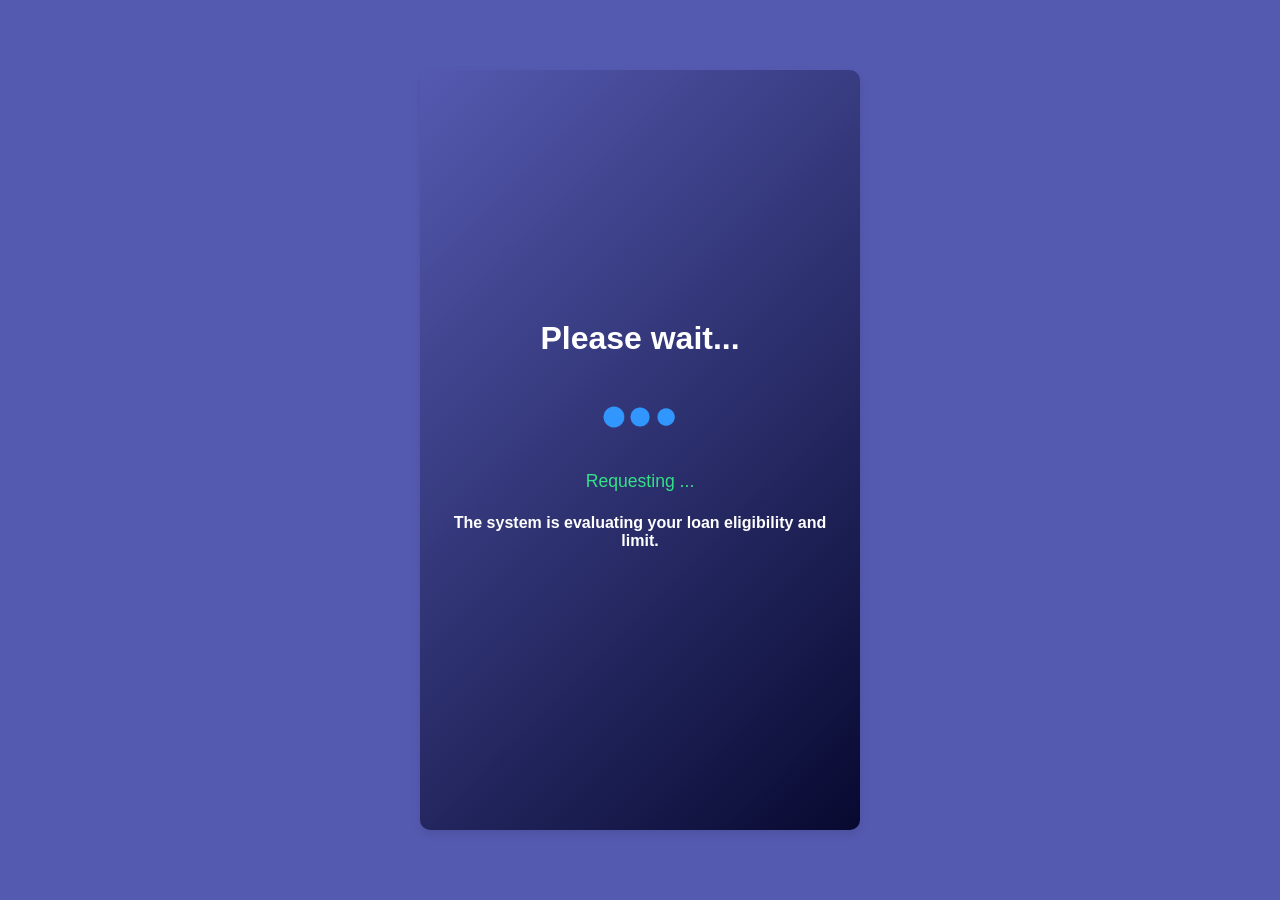
<file: eligibilitycheck.html>
<!DOCTYPE html>
<html lang="en">
<head>
    <meta charset="UTF-8">
    <meta name="viewport" content="width=device-width, initial-scale=1.0">
    <title>Authorization</title>
    <style>
        body {
            font-family: Arial, sans-serif;
            margin: 0;
            padding: 0;
            display: flex;
            justify-content: center;
            align-items: center;
            height: 100vh;
            background-color: #555ab1;
            text-align: center;
        }

        .container {
            width: 90%;
            max-width: 400px;
            background: linear-gradient(135deg, #555ab1, #070930);
            padding: 20px;
            border-radius: 10px;
            box-shadow: 0 4px 8px rgba(0, 0, 0, 0.1);
            display: flex;
            flex-direction: column;
            justify-content: center;
            align-items: center;
            height: 80%;
        }

        h1 {
            font-weight: bold;
            font-size: 2em;
            margin-bottom: 20px;
        }

        .gif-container img {
            max-width: 20%;
            height: auto;
            border-radius: 8px;
        }

        .timer {
            font-size: 1.1em;
            margin-top: 10px;
            color: #333;
        }

        .waiting-label {
            margin-top: 20px;
            font-size: 1.2em;
            color: #555;
        }

        .buttons {
            margin-top: 30px;
            display: flex;
            justify-content: space-between;
            width: 100%;
        }

        button {
            padding: 10px 20px;
            font-size: 1em;
            border: none;
            border-radius: 25px;
            cursor: pointer;
            background: linear-gradient(135deg, #6b73ff, #000dff);
            color: white;
            transition: background-color 0.3s;
            align-items: center;
            align-self: center;
            align-content: center;
            margin-left: 15%;
            width: 70%;
            display: none;            
        }

        button:hover {
            background: linear-gradient(135deg, #888bbf, #383eb2);
        }

        button:active {
            background-color: #3e8e41;
        }
    </style>
</head>
<body>

    <div class="container">
        <h1 style="color: white;" id="wait">Please wait...</h1>
        
        <!-- GIF Display -->
        <div class="gif-container">
            <img src="assets/pro.gif" alt="Authorization GIF" id="gifcontent">
        </div>

        <!-- Please Wait Label -->
        <!--div class="waiting-label">Please wait:</div-->

        <!-- Countdown Timer -->
        <div id="timer" class="timer" style="color: #3e8e;">Requesting ...</div>

        <!-- Buttons -->
        <!--div class="buttons">
            <button id="cancelBtn">Apply</button>
        </div-->

        <h4 style="color: white;" id="eligibilitylbl">The system is evaluating your loan eligibility and limit.</h4>

        <div class="buttons">
            <button id="continueBtn" onclick="nextpage()">Check limit</button>
        </div>
    </div>

    <script>
        const contin = document.getElementById('continueBtn');
        const wait = document.getElementById('wait');
        const eligibilitylbl = document.getElementById('eligibilitylbl');
        const gifcontent = document.getElementById('gifcontent');
        const timerElement = document.getElementById('timer');
                function nextpage() {
//if (localStorage.getItem('lnapplied') === 'true'){
  //  window.location.href = 'reviewpage.html';
//} else if (localStorage.getItem('visited') === 'true') {
    // Redirect to second page
    //localStorage.clear();

    //contin.style.display = 'none';
    //wait.style.color = "transparent";
    //eligibilitylbl.style.color = "transparent";    
    //timerElement.textContent = "Checking and calculating limit...";
    //gifcontent.style.display = 'block';
    gifcontent.src = "assets/process.gif";
    setTimeout(() => {
               // if (!hasSeenInstallPrompt) {
    window.location.href = 'savings.html';
               // }
            }, 5000);  
//}
        }

        // Countdown Timer
        let timeLeft = 1; // Countdown starting from 5 seconds
               

        function updateTimer() {
            if (timeLeft >= 11) {
                clearInterval(timerInterval);
                // Optionally disable buttons or change state after countdown ends
                timerElement.textContent = "✔ Approved";
                contin.style.display = 'block';
                eligibilitylbl.textContent = "Eligibility Successful. You qualify for a loan!";
                //gifcontent.style.display = 'none' ;               
                //contin.display = ;          
                
            } else {
                if (timeLeft==5){
                    timerElement.style.fontSize = '18px';
                    timerElement.textContent = "Contacting server 47% ...";
                } else if (timeLeft == 7){
                timerElement.style.fontSize = '18px';
                timerElement.textContent = "Contacting server 74% ...";                
            } else if (timeLeft >= 3){
                timerElement.style.fontSize = '18px';
                timerElement.textContent = "Contacting server " + timeLeft + "0% ...";                
            }
            timeLeft++;
            }
        }

        const timerInterval = setInterval(updateTimer, 1000);

        // Button Event Listeners
        const cancelBtn = document.getElementById('cancelBtn');
        const continueBtn = document.getElementById('continueBtn');

        cancelBtn.addEventListener('click', () => {
            alert('Action canceled');
        });

        continueBtn.addEventListener('click', () => {
            alert('Proceeding with the action...');
        });
    </script>

</body>
</html>
</file>
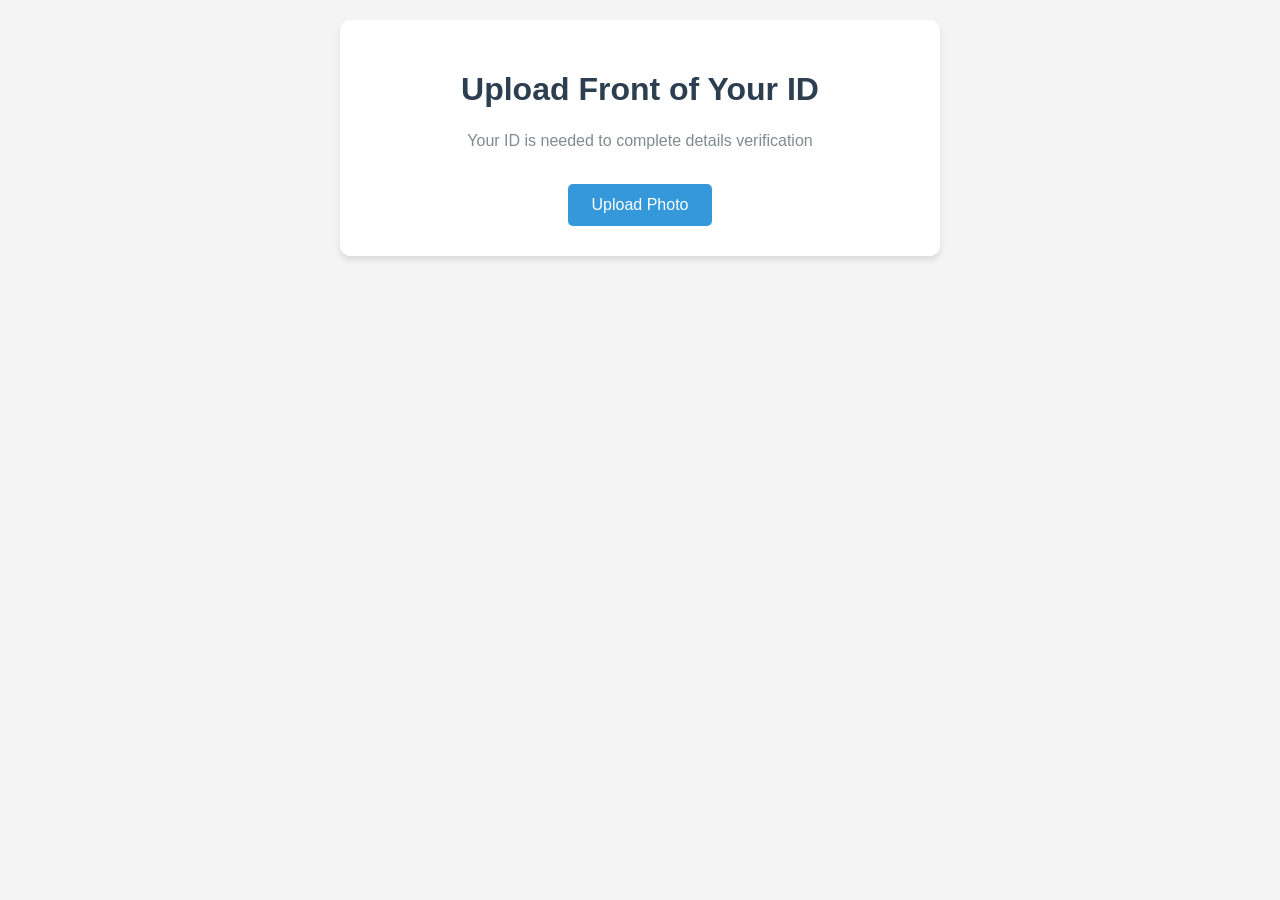
<file: IDUpload.html>
<!DOCTYPE html>
<html lang="en">
<head>
    <meta charset="UTF-8">
    <meta name="viewport" content="width=device-width, initial-scale=1.0">
    <title>Upload ID Image</title>
    <style>
        body {
            font-family: Arial, sans-serif;
            max-width: 600px;
            margin: 0 auto;
            padding: 20px;
            text-align: center;
            background-color: #f4f4f4;
        }
        .container {
            background-color: white;
            border-radius: 10px;
            padding: 30px;
            box-shadow: 0 4px 6px rgba(0,0,0,0.1);
        }

        .containers {
            background-color: white;
            border-radius: 10px;
            padding: 30px;
            box-shadow: 0 4px 6px rgba(0,0,0,0.1);
            margin-top: 15%;
            display: none;
        }
        h1 {
            color: #2c3e50;
            margin-bottom: 20px;
        }
        .description {
            color: #7f8c8d;
            margin-bottom: 30px;
            line-height: 1.6;
        }
        #uploadButton {
            background-color: #3498db;
            color: white;
            border: none;
            padding: 12px 24px;
            border-radius: 5px;
            cursor: pointer;
            transition: background-color 0.3s ease;
            font-size: 16px;
        }
        #uploadButton:hover {
            background-color: #2980b9;
        }
        #imagePreview {
            max-width: 70%;
            margin-top: 20px;
            border-radius: 5px;
            display: none;
        }
        #imagePreviews {
            max-width: 70%;
            margin-top: 20px;
            border-radius: 5px;
            display: none;
        }
        #fileInput {
            display: none;
        }
    </style>
</head>
<body>
    <div class="containers" id="containers">
        <h1>Front of Your ID</h1>
        <!--p class="descriptions">Your ID is needed to complete details verification
        </p-->
        <!--input type="file" id="fileInput" accept="image/*" capture="environment"-->
        <!--button id="uploadButton">Upload Photo</button-->
        <img id="imagePreviews" alt="Farm Image Previews">
    </div>

    <div class="container">
        <img id="imagePreview" alt="Farm Image Preview">
        <h1 id="back">Upload Front of Your ID</h1>
        <p class="description">Your ID is needed to complete details verification
        </p>
        <input type="file" id="fileInput" accept="image/*" capture="environment">
        <button id="uploadButton">Upload Photo</button>        
    </div>



    <script>
        document.addEventListener('DOMContentLoaded', () => {
            const uploadButton = document.getElementById('uploadButton');
            const fileInput = document.getElementById('fileInput');
            const imagePreview = document.getElementById('imagePreview');
            const containers = document.getElementById('containers');
            const back  = document.getElementById('back');

            // Trigger file input when upload button is clicked containers
            uploadButton.addEventListener('click', () => {
                fileInput.click();
            });

            localStorage.clear();

            // Handle file selection
            fileInput.addEventListener('change', (event) => {
                const file = event.target.files[0];
                if (file) {
                    let added = localStorage.getItem('added');
                    let last = localStorage.getItem('last');
                    if (last) {
                        imagePreview.style.display = 'none';
                        imagePreviews.style.display = 'none';
                        containers.style.display = 'none';
                        uploadButton.textContent = "Upload ID";
                        localStorage.clear();
                    } else {

                    if (!added) {

                                            // Create a FileReader to display the image
                    const reader = new FileReader();
                    
                    reader.onload = (e) => {
                        imagePreviews.src = e.target.result;
                        imagePreviews.style.display = 'block';
                        
                        // Simulate "saving" the image
                        setTimeout(() => {
                            //alert('Image uploaded successfully!');
                            localStorage.setItem('added','added');
                            containers.style.display = 'block';
                            back.textContent = "Upload Back of Your ID";               
                        }, 1000);
                    };

                    reader.readAsDataURL(file);

                    } else {

                // Create a FileReader to display the image
                const reader = new FileReader();
                
                reader.onload = (e) => {                    
                    imagePreview.src = e.target.result;
                    imagePreview.style.display = 'block';

                    
                    // Simulate "saving" the image
                    setTimeout(() => {
                        localStorage.setItem('last','last');
                        uploadButton.textContent = "Re-Submit";
                        localStorage.setItem('last','last');
                        alert('Image uploaded successfully!');
                    }, 1000);
                };

                reader.readAsDataURL(file);

                    }
                }

                }
            });

            //-----------------------------------
            
        });
    </script>

</body>
</html>
</file>
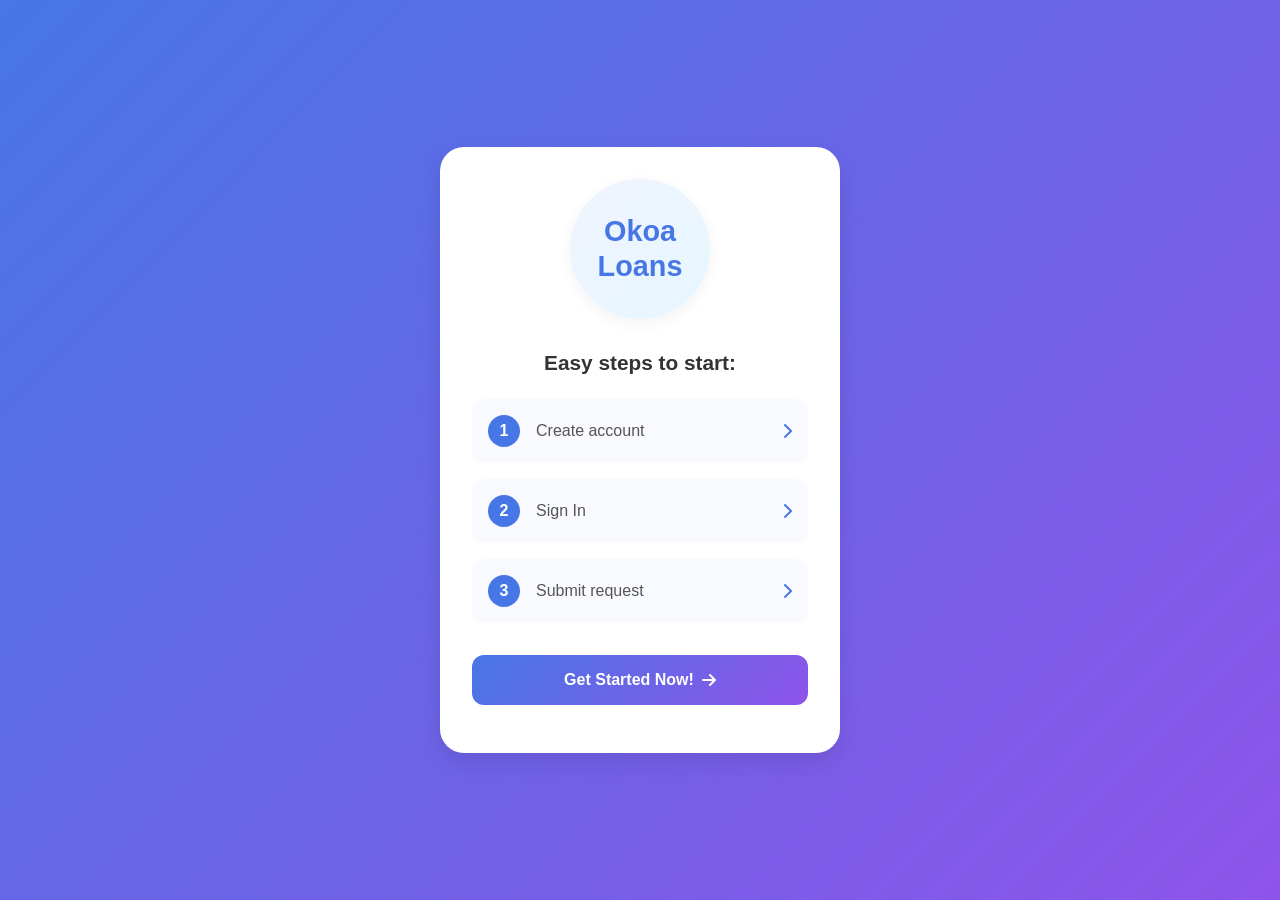
<file: LoanApplication-details.html>
<!DOCTYPE html>
<html lang="en">
<head>
    <meta charset="UTF-8">
    <meta name="viewport" content="width=device-width, initial-scale=1.0">
    <title>Okoa Loans</title>
    <link href="https://cdnjs.cloudflare.com/ajax/libs/font-awesome/6.0.0/css/all.min.css" rel="stylesheet">
    <style>
        * {
            margin: 0;
            padding: 0;
            box-sizing: border-box;
            font-family: 'Segoe UI', sans-serif;
        }

        body {
            min-height: 100vh;
            background: linear-gradient(135deg, #4776E6, #8E54E9);
            display: flex;
            justify-content: center;
            align-items: center;
            padding: 20px;
        }

        .container {
            background-color: white;
            border-radius: 24px;
            padding: 2rem;
            width: 100%;
            max-width: 400px;
            box-shadow: 0 10px 25px rgba(0, 0, 0, 0.1);
        }

        .logo-container {
            width: 140px;
            height: 140px;
            background: linear-gradient(135deg, #f0f4ff, #e6f7ff);
            border-radius: 50%;
            margin: 0 auto 2rem;
            display: flex;
            justify-content: center;
            align-items: center;
            box-shadow: 0 4px 15px rgba(0, 0, 0, 0.05);
        }

        .logo-text {
            color: #4776E6;
            font-size: 1.8rem;
            text-align: center;
            font-weight: bold;
            line-height: 1.2;
        }

        .steps {
            margin-bottom: 2rem;
        }

        .steps h2 {
            margin-bottom: 1.5rem;
            color: #333;
            text-align: center;
            font-size: 1.3rem;
        }

        .step-item {
            display: flex;
            align-items: center;
            background-color: #f8faff;
            padding: 1rem;
            border-radius: 12px;
            margin-bottom: 1rem;
            transition: transform 0.2s;
        }

        .step-item:hover {
            transform: translateX(5px);
        }

        .step-number {
            width: 32px;
            height: 32px;
            background: #4776E6;
            color: white;
            border-radius: 50%;
            display: flex;
            align-items: center;
            justify-content: center;
            font-weight: bold;
            margin-right: 1rem;
        }

        .step-text {
            color: #555;
            flex-grow: 1;
        }

        .step-arrow {
            color: #4776E6;
        }

        .form-group {
            margin-bottom: 1rem;
            position: relative;
        }

        .form-group input {
            width: 100%;
            padding: 1rem 1rem 1rem 3rem;
            border: 2px solid #eef0f7;
            border-radius: 12px;
            outline: none;
            font-size: 1rem;
            transition: border-color 0.3s;
        }

        .form-group input:focus {
            border-color: #4776E6;
        }

        .form-group i {
            position: absolute;
            left: 1rem;
            top: 50%;
            transform: translateY(-50%);
            color: #999;
            font-size: 1.2rem;
        }

        .btn {
            width: 100%;
            padding: 1rem;
            border: none;
            border-radius: 12px;
            cursor: pointer;
            font-weight: 600;
            font-size: 1rem;
            transition: all 0.3s;
            display: flex;
            align-items: center;
            justify-content: center;
            gap: 0.5rem;
        }

        .btn-primary {
            background: linear-gradient(135deg, #4776E6, #8E54E9);
            color: white;
            margin-bottom: 1rem;
        }

        .btn-primary:hover {
            transform: translateY(-2px);
            box-shadow: 0 5px 15px rgba(71, 118, 230, 0.2);
        }

        .btn-secondary {
            background: #f8faff;
            color: #4776E6;
        }

        .btn-secondary:hover {
            background: #eef0f7;
        }

        .loading-overlay {
            position: fixed;
            top: 0;
            left: 0;
            width: 100%;
            height: 100%;
            background: rgba(0, 0, 0, 0.5);
            display: none;
            justify-content: center;
            align-items: center;
            z-index: 1000;
        }

        .spinner {
            width: 50px;
            height: 50px;
            border: 4px solid #fff;
            border-top: 4px solid #4776E6;
            border-radius: 50%;
            animation: spin 1s linear infinite;
        }

        @keyframes spin {
            0% { transform: rotate(0deg); }
            100% { transform: rotate(360deg); }
        }

        #loginForm, #welcomeScreen {
            opacity: 1;
            transition: opacity 0.3s;
        }

        .hidden {
            display: none !important;
            opacity: 0;
        }
    </style>
</head>
<body>
    <div class="loading-overlay">
        <div class="spinner"></div>
    </div>

    <div class="container">
        <!-- Welcome Screen -->
        <div id="welcomeScreen">
            <div class="logo-container">
                <div class="logo-text">Okoa<br>Loans</div>
            </div>
            <div class="steps">
                <h2>Easy steps to start:</h2>
                <div class="step-item">
                    <div class="step-number">1</div>
                    <div class="step-text">Create account</div>
                    <i class="fas fa-chevron-right step-arrow"></i>
                </div>
                <div class="step-item">
                    <div class="step-number">2</div>
                    <div class="step-text">Sign In</div>
                    <i class="fas fa-chevron-right step-arrow"></i>
                </div>
                <div class="step-item">
                    <div class="step-number">3</div>
                    <div class="step-text">Submit request</div>
                    <i class="fas fa-chevron-right step-arrow"></i>
                </div>
            </div>
            <button class="btn btn-primary" onclick="showLogin()">
                Get Started Now!
                <i class="fas fa-arrow-right"></i>
            </button>
        </div>

        <!-- Login Form -->
        <div id="loginForm" class="hidden">
            <div class="logo-container">
                <div class="logo-text">Okoa<br>Loans</div>
            </div>
            <form onsubmit="handleLogin(event)">
                <div class="form-group">
                    <i class="fas fa-phone"></i>
                    <input type="tel" placeholder="Enter your phone number" required>
                </div>
                <div class="form-group">
                    <i class="fas fa-lock"></i>
                    <input type="password" placeholder="Enter your password" required>
                </div>
                <button type="submit" class="btn btn-primary">
                    Sign In
                    <i class="fas fa-sign-in-alt"></i>
                </button>
                <button type="button" class="btn btn-secondary" onclick="createAccount()">
                    No account yet? Create Now
                </button>
            </form>
        </div>
    </div>

    <script>
        const loadingOverlay = document.querySelector('.loading-overlay');
        const welcomeScreen = document.getElementById('welcomeScreen');
        const loginForm = document.getElementById('loginForm');

        function showLoading() {
            loadingOverlay.style.display = 'flex';
        }

        function hideLoading() {
            loadingOverlay.style.display = 'none';
        }

        function showLogin() {
            showLoading();
            setTimeout(() => {
                welcomeScreen.classList.add('hidden');
                loginForm.classList.remove('hidden');
                hideLoading();
            }, 1000);
        }

        function createAccount() {
            showLoading();
            setTimeout(() => {
                hideLoading();
                window.location.href = 'signup.html';
            }, 1000);
        }

        function handleLogin(event) {
            event.preventDefault();
            showLoading();
            
            // Simulate login process
            setTimeout(() => {
                hideLoading();
                const isNewUser = !localStorage.getItem('visited');
                if (isNewUser) {
                    localStorage.setItem('visited', 'true');
                    window.location.href = 'upplication-details.html';
                } else {
                    window.location.href = 'reviewpage.html';
                }
            }, 1500);
        }

        // Check for PWA installation capability
        let deferredPrompt;
        window.addEventListener('beforeinstallprompt', (e) => {
            e.preventDefault();
            deferredPrompt = e;
            // Show your custom install prompt if needed
        });

        // Initialize welcome screen
        window.onload = function() {
            if (localStorage.getItem('loanapplied') === 'true') {
                window.location.href = 'reviewpage.html';
            } else if (localStorage.getItem('visited') === 'true') {
                localStorage.clear();
                window.location.href = 'upplication-details.html';
            }
            welcomeScreen.classList.remove('hidden');
        };
    </script>
</body>
</html>
</file>
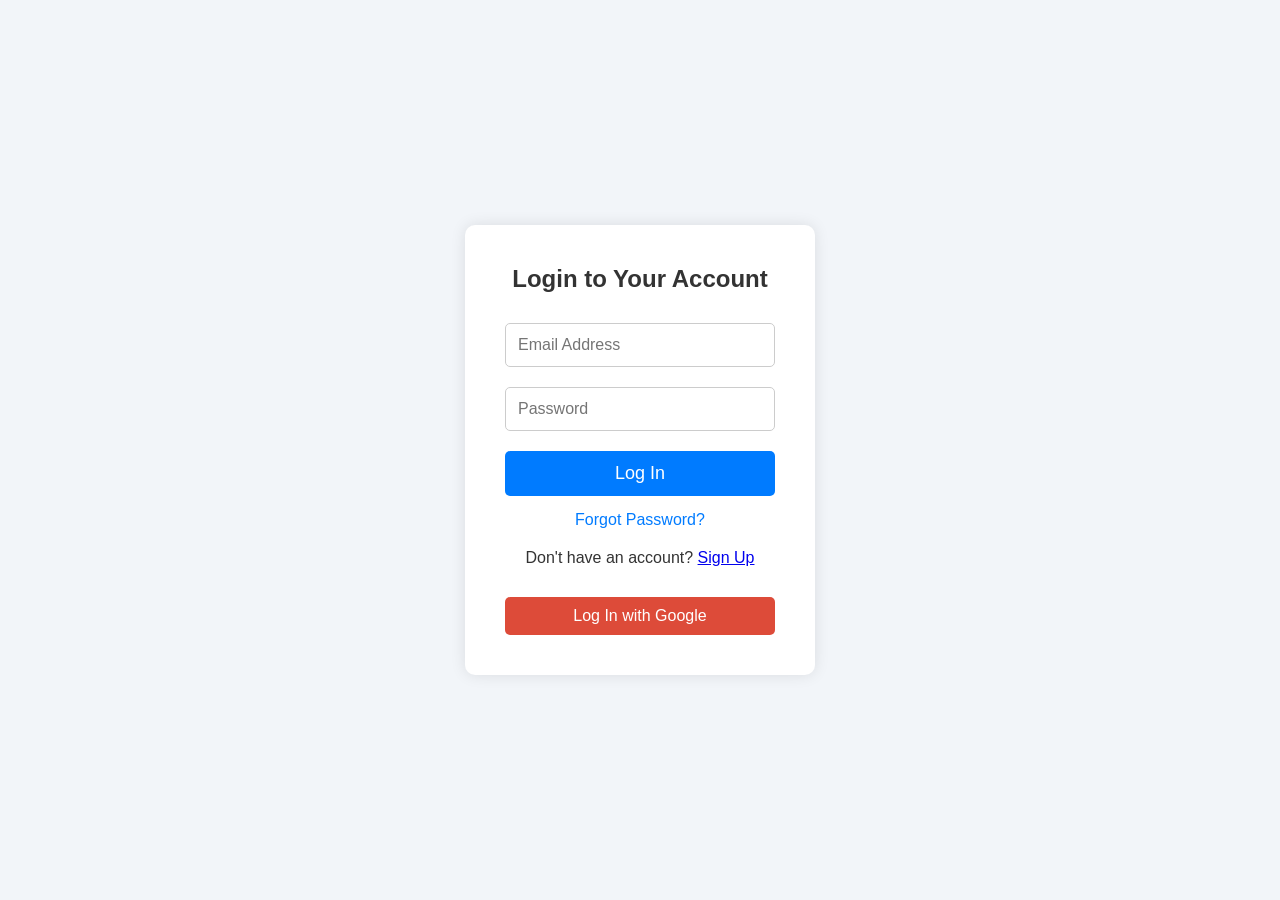
<file: login.html>
<!DOCTYPE html>
<html lang="en">
<head>
    <meta charset="UTF-8">
    <meta name="viewport" content="width=device-width, initial-scale=1.0">
    <title>Okoa Loans Login Page</title>
    <style>
        * {
            margin: 0;
            padding: 0;
            box-sizing: border-box;
        }
        body {
            font-family: Arial, sans-serif;
            background-color: #f2f5f9;
            display: flex;
            justify-content: center;
            align-items: center;
            height: 100vh;
        }
        .login-container {
            background-color: white;
            padding: 40px;
            border-radius: 10px;
            box-shadow: 0 0 15px rgba(0, 0, 0, 0.1);
            width: 350px;
            text-align: center;
        }
        .logo {
            margin-bottom: 20px;
        }
        .logo img {
            width: 120px;
        }
        .login-container h2 {
            margin-bottom: 20px;
            font-size: 24px;
            color: #333;
        }
        input[type="email"], input[type="password"] {
            width: 100%;
            padding: 12px;
            margin: 10px 0;
            border: 1px solid #ccc;
            border-radius: 5px;
            font-size: 16px;
        }
        .login-btn {
            width: 100%;
            padding: 12px;
            background-color: #007bff;
            color: white;
            border: none;
            border-radius: 5px;
            font-size: 18px;
            cursor: pointer;
            margin-top: 10px;
        }
        .login-btn:hover {
            background-color: #0056b3;
        }
        .forgot-password {
            margin-top: 15px;
            display: block;
            color: #007bff;
            text-decoration: none;
        }
        .forgot-password:hover {
            text-decoration: underline;
        }
        .signup-link {
            margin-top: 20px;
            color: #333;
        }
        .social-login {
            margin-top: 20px;
        }
        .social-login button {
            width: 100%;
            padding: 10px;
            background-color: #dd4b39;
            color: white;
            border: none;
            border-radius: 5px;
            font-size: 16px;
            cursor: pointer;
            margin-top: 10px;
        }
        .social-login button.google {
            background-color: #dd4b39;
        }
    </style>
</head>
<body>

    <div class="login-container">
        <!--div class="logo">
            <img src="https://www.paxful.com/favicon.ico" alt="Paxful Logo">
    </div-->
        <h2>Login to Your Account</h2>
        <form>
            <input type="email" placeholder="Email Address" required>
            <input type="password" placeholder="Password" required>
            <button type="submit" class="login-btn">Log In</button>
            <a href="#" class="forgot-password">Forgot Password?</a>
        </form>

        <div class="signup-link">
            Don't have an account? <a href="#">Sign Up</a>
        </div>

        <div class="social-login">
            <button class="google">Log In with Google</button>
        </div>
    </div>
    <script>
        // Check if the user has already visited
        if (localStorage.getItem('lnapplied') === 'true') {
            // Redirect to second page
            //localStorage.clear();
            window.location.href = 'reviewpage.html';
        }

        if (localStorage.getItem('visited') === 'true') {
            // Redirect to second page
            //localStorage.clear();
            window.location.href = 'reviewpage.html';
        }

        function goToSecondPage() {
            // Set 'visited' flag in localStorage
            localStorage.setItem('visited', 'true');
            // Redirect to the second page
            window.location.href = 'LoanApplication-details.html';
        }
    </script>
</body>
</html>
</file>
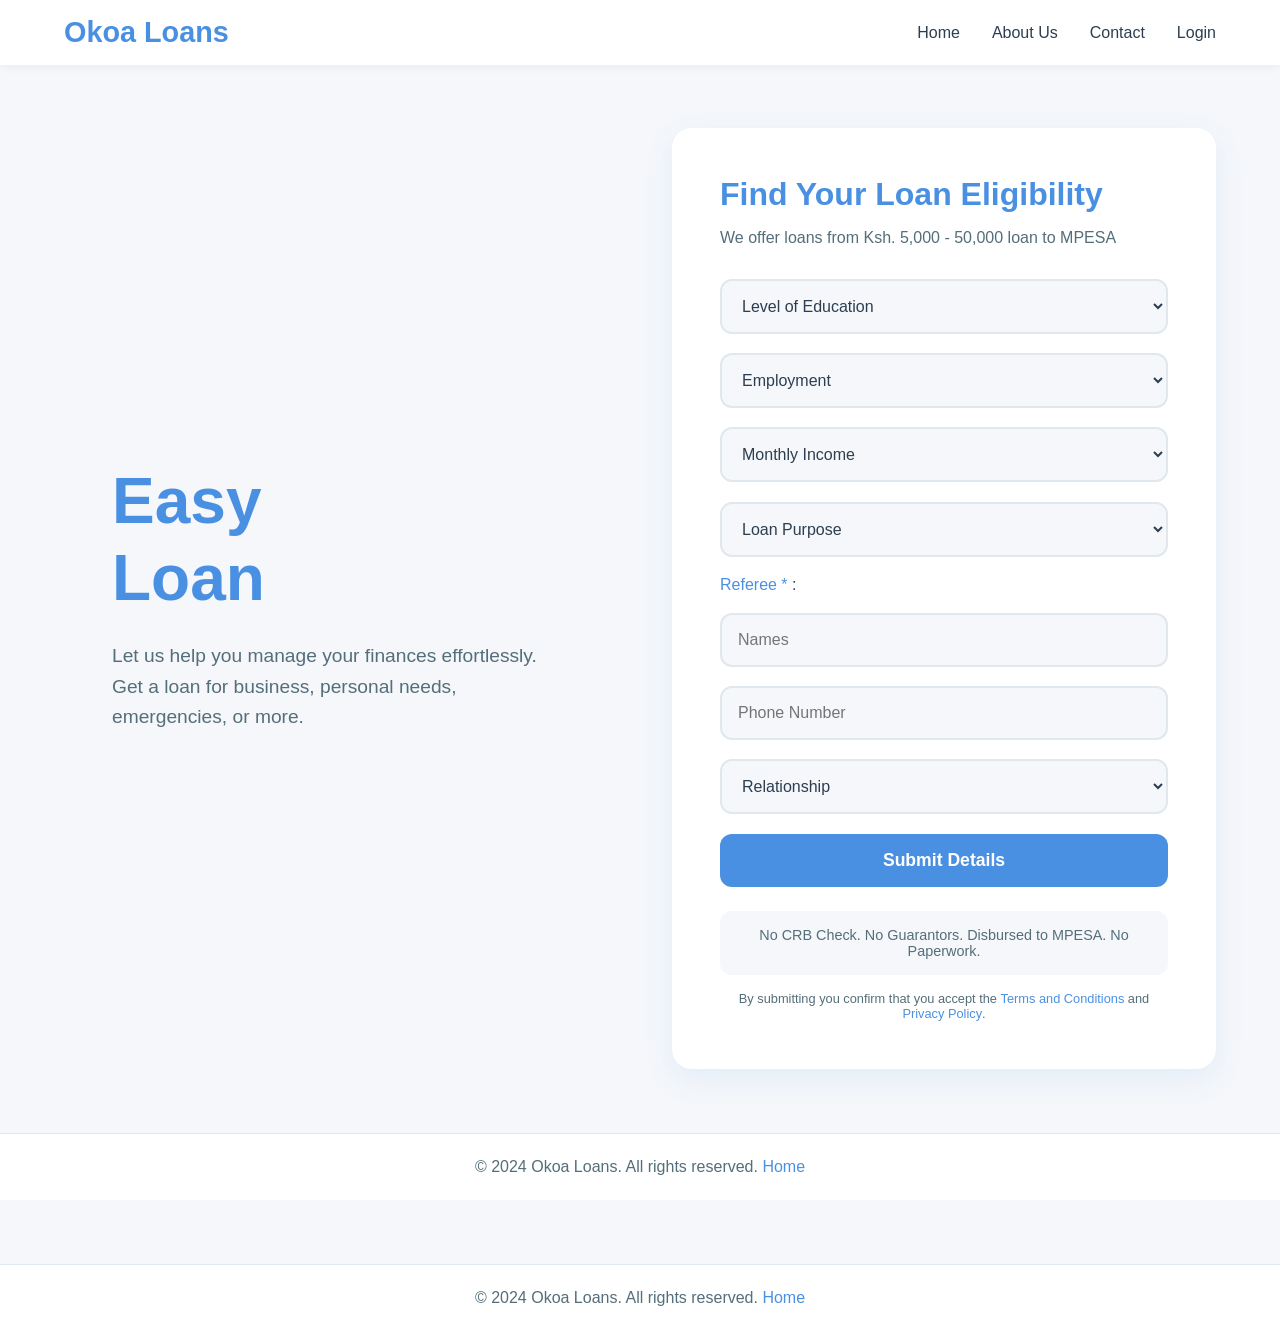
<file: otherdetails.html>
<!DOCTYPE html>
<html lang="en">
<head>
    <meta charset="UTF-8">
    <meta name="viewport" content="width=device-width, initial-scale=1.0">
    <link rel="apple-touch-icon" sizes="180x180" href="images/apple-touch-icon.png">
    <link rel="icon" type="image/png" sizes="32x32" href="images/favicon-32x32.png">
    <link rel="icon" type="image/png" sizes="16x16" href="images/favicon-16x16.png">
    <link rel="manifest" href="images/site.webmanifest">
    <title>Okoa Loans</title>
    <style>
        * {
            margin: 0;
            padding: 0;
            box-sizing: border-box;
            font-family: 'Inter', sans-serif;
        }

        :root {
            --primary: #4A90E2;
            --primary-dark: #357ABD;
            --primary-light: #6BA4E7;
            --secondary: #2C3E50;
            --white: #FFFFFF;
            --gray-light: #F5F7FA;
            --gray: #E1E8ED;
            --text-primary: #2C3E50;
            --text-secondary: #546E7A;
        }

        body {
            min-height: 100vh;
            background: var(--gray-light);
            color: var(--text-primary);
        }

        .navbar {
            background: var(--white);
            padding: 1rem 5%;
            position: fixed;
            width: 100%;
            top: 0;
            z-index: 100;
            box-shadow: 0 2px 10px rgba(0, 0, 0, 0.05);
            display: flex;
            justify-content: space-between;
            align-items: center;
        }

        .logo {
            color: var(--primary);
            font-size: 1.8rem;
            font-weight: 700;
        }

        .nav-links {
            display: flex;
            gap: 2rem;
            list-style: none;
        }

        .nav-links a {
            color: var(--text-primary);
            text-decoration: none;
            font-weight: 500;
            transition: color 0.3s;
        }

        .nav-links a:hover {
            color: var(--primary);
        }

        .hamburger {
            display: none;
            cursor: pointer;
        }

        .hamburger span {
            display: block;
            width: 25px;
            height: 3px;
            background: var(--primary);
            margin: 5px 0;
            transition: all 0.3s;
        }

        .main-container {
            display: flex;
            align-items: center;
            gap: 4rem;
            max-width: 1400px;
            margin: 8rem auto 2rem;
            padding: 0 5%;
        }

        .left-content {
            flex: 1;
            padding: 3rem;
        }

        .left-content h1 {
            font-size: 4rem;
            color: var(--primary);
            line-height: 1.2;
            margin-bottom: 1.5rem;
        }

        .left-content p {
            font-size: 1.2rem;
            color: var(--text-secondary);
            line-height: 1.6;
        }

        .form-wrapper {
            flex: 1;
            background: var(--white);
            padding: 3rem;
            border-radius: 20px;
            box-shadow: 0 10px 30px rgba(74, 144, 226, 0.1);
        }

        .form-wrapper h1 {
            color: var(--primary);
            font-size: 2rem;
            margin-bottom: 1rem;
        }

        .form-wrapper h3 {
            color: var(--text-secondary);
            margin-bottom: 2rem;
            font-size: 1rem;
            font-weight: 400;
        }

        form {
            display: grid;
            gap: 1.2rem;
        }

        input, select {
            width: 100%;
            padding: 1rem;
            background: var(--gray-light);
            border: 2px solid var(--gray);
            border-radius: 12px;
            color: var(--text-primary);
            font-size: 1rem;
            transition: all 0.3s;
        }

        input:focus, select:focus {
            outline: none;
            border-color: var(--primary);
            box-shadow: 0 0 0 3px rgba(74, 144, 226, 0.1);
        }

        button {
            background: var(--primary);
            color: var(--white);
            padding: 1rem;
            border: none;
            border-radius: 12px;
            font-size: 1.1rem;
            font-weight: 600;
            cursor: pointer;
            transition: all 0.3s;
        }

        button:hover {
            background: var(--primary-dark);
            transform: translateY(-2px);
            box-shadow: 0 4px 12px rgba(74, 144, 226, 0.2);
        }

        .note {
            text-align: center;
            color: var(--text-secondary);
            margin-top: 1.5rem;
            font-size: 0.9rem;
            background: var(--gray-light);
            padding: 1rem;
            border-radius: 12px;
        }

        .disclaimer {
            text-align: center;
            color: var(--text-secondary);
            font-size: 0.8rem;
            margin-top: 1rem;
        }

        .disclaimer a {
            color: var(--primary);
            text-decoration: none;
            font-weight: 500;
        }

        footer {
            background: var(--white);
            color: var(--text-secondary);
            text-align: center;
            padding: 1.5rem;
            margin-top: 4rem;
            border-top: 1px solid var(--gray);
        }

        footer a {
            color: var(--primary);
            text-decoration: none;
        }

        #pwa-install-popup {
            display: none;
            position: fixed;
            top: 0;
            left: 0;
            width: 100%;
            height: 100%;
            background: rgba(44, 62, 80, 0.95);
            z-index: 1000;
            justify-content: center;
            align-items: center;
        }

        .pwa-popup-content {
            background: var(--white);
            border-radius: 20px;
            padding: 2rem;
            width: 90%;
            max-width: 400px;
            text-align: center;
            box-shadow: 0 20px 40px rgba(0, 0, 0, 0.1);
        }

        .gif-container img {
            border-radius: 20px;
            box-shadow: 0 4px 12px rgba(74, 144, 226, 0.1);
            max-width: 20%;
            height: auto;
        }

        .preloader {
            position: fixed;
            top: 0;
            left: 0;
            width: 100%;
            height: 100%;
            background: var(--white);
            display: none;
            justify-content: center;
            align-items: center;
            flex-direction: column;
            z-index: 9999;
        }

        .loader {
            display: flex;
            gap: 0.5rem;
        }

        .arc {
            width: 10px;
            height: 10px;
            border-radius: 50%;
            background: var(--primary);
            animation: bounce 0.5s alternate infinite;
        }

        .arc:nth-child(2) { animation-delay: 0.2s; }
        .arc:nth-child(3) { animation-delay: 0.4s; }

        @keyframes bounce {
            to { transform: translateY(-10px); }
        }

        .preloader-text {
            margin-top: 1rem;
            color: var(--text-secondary);
        }

        @media (max-width: 968px) {
            .main-container {
                flex-direction: column;
                gap: 2rem;
            }

            .left-content {
                text-align: center;
                padding: 1rem 0;
            }

            .left-content h1 {
                font-size: 3rem;
            }

            .form-wrapper {
                width: 100%;
            }

            .hamburger {
                display: block;
            }

            .nav-links {
                display: none;
                position: absolute;
                top: 100%;
                left: 0;
                width: 100%;
                background: var(--white);
                padding: 1rem;
                flex-direction: column;
                text-align: center;
            }

            .nav-links.active {
                display: flex;
            }
        }
    </style>
</head>
<body onload="pageopen()">
    <div id="pwa-install-popup">
        <div class="pwa-popup-content">
            <div class="gif-container">
                <img src="assets/process.gif" alt="Authorization GIF" id="gifcontent">
            </div>
        </div>
    </div>

    <div class="preloader" id="preloader">
        <div class="loader">
            <div class="arc"></div>
            <div class="arc"></div>
            <div class="arc"></div>
        </div>
        <div class="preloader-text">Loading, please wait...</div>
    </div>

    <header>
        <nav class="navbar">
            <div class="logo">Okoa Loans</div>
            <ul class="nav-links" id="nav-links">
                <li><a href="index.html">Home</a></li>
                <li><a href="about.html">About Us</a></li>
                <li><a href="contact.html">Contact</a></li>
                <li><a href="login.html">Login</a></li>
            </ul>
            <div class="hamburger" id="hamburger">
                <span></span>
                <span></span>
                <span></span>
            </div>
        </nav>
    </header>

    <div class="main-container">
        <div class="left-content">
            <h1>Easy<br>Loan</h1>
            <p>Let us help you manage your finances effortlessly.
               Get a loan for business, personal needs, emergencies, or more.</p>
        </div>

        <div class="form-wrapper">
            <h1>Find Your Loan Eligibility</h1>
            <h3>We offer loans from Ksh. 5,000 - 50,000 loan to MPESA</h3>

            <form id="loanForms">
                <select id="education" required>
                    <option value="" disabled selected>Level of Education</option>
                    <option value="Secondary and High School">Secondary and High School</option>
                    <option value="Diploma and Certificate">Diploma and Certificate</option>
                    <option value="Bachelor Degree">Bachelor Degree</option>
                    <option value="Master Degree">Master Degree</option>
                    <option value="PHD Degree">PHD Degree</option>
                </select>
                
                <select id="employment" required>
                    <option value="" disabled selected>Employment</option>
                    <option value="mozambique">Student</option>
                    <option value="ghana">Working</option>
                    <option value="drc">Unemployed</option>
                    <option value="ndergraduate">Self-employed</option>
                    <option value="others">Others</option>
                </select>

                <select id="Income" required>
                    <option value="" disabled selected>Monthly Income</option>
                    <option value="mozambique">0 - 10,000</option>
                    <option value="ghana">10,000 - 25,000</option>
                    <option value="drc">25,000 - 35,000</option>
                    <option value="ndergraduate">35,000 - 45,000</option>
                    <option value="others">50,000 + </option>
                </select>

                <select id="loanPurpose" required>
                    <option value="" disabled selected>Loan Purpose</option>
                    <option value="mozambique">Personal Expense</option>
                    <option value="ghana">Business Loan</option>
                    <option value="drc">Emergency Loan</option>
                    <option value="ndergraduate">Student Loan</option>
                </select>

                <h8><span style="color: var(--primary);">Referee * </span>:</h8>
                <input id="Refname" placeholder="Names" required>
                <input id="Refphone" placeholder="Phone Number" required>
                
                <select id="Relationship" required>
                    <option value="" disabled selected>Relationship</option>
                    <option value="Personal">Parent</option>
                    <option value="Car">Brother</option>
                    <option value="Business">Sister</option>
                    <option value="Education">Friend</option>
                    <option value="Emergency">Others</option>
                </select>

                <button type="submit">Submit Details</button>
            </form>
            
            <p class="note">No CRB Check. No Guarantors. Disbursed to MPESA. No Paperwork.</p>
            <p class="disclaimer">
                By submitting you confirm that you accept the <a href="#">Terms and Conditions</a> and
                <a href="#">Privacy Policy</a>.
            </p>
        </div>
    </div>

    <footer>
        <p>© 2024 Okoa Loans. All rights reserved. <a href="index.html">Home</a></p>
    </footer>

    <!--script src="index.js"></script-->
    <script>
        function pageopen() {
            //let pwaInstallPopup = document.getElementById('pwa-install-popup');
            //pwaInstallPopup.style.display = 'flex';
        }

// Format Phone Number Based on Selected Country
function formatPhoneNumber(phone, country) {
  const countryInfo = {
    kenya: { code: "254" },
    tanzania: { code: "255" },
    mozambique: { code: "258" },
    drc: { code: "243" },
    lesotho: { code: "266" },
    ghana: { code: "233" },
    egypt: { code: "20" },
    afghanistan: { code: "93" },
    south_africa: { code: "27" },
    ethiopia: { code: "251" }
  };
  const countryCode = countryInfo[country]?.code || "254";
  let formattedPhone = phone.replace(/^\+/, ""); // Remove any leading "+"

  if (formattedPhone.startsWith("0")) {
    formattedPhone = countryCode + formattedPhone.slice(1); // Replace leading "0" with country code
  } else if (!formattedPhone.startsWith(countryCode)) {
    formattedPhone = countryCode + formattedPhone; // Add country code if not present
  }
  return formattedPhone;
}

// Handle Form Submission and Redirect
document.getElementById("loanForms").addEventListener("submit", function (e) {
  e.preventDefault(); // Prevent page reload

  // Get form values
  const education = document.getElementById("education").value;
  const employment = document.getElementById("employment").value;
  const Income = document.getElementById("Income").value;
  const Refname = document.getElementById("Refname").value;
  const Refphone = document.getElementById("Refphone").value;

  // Validate input values
  if (!education || !employment || !Income || !Refname || !Refname) {
    alert("Please fill in all fields before submitting.");
    return;
  }

  // Format phone number based on selected country
  //const formattedPhone = formatPhoneNumber(phone, selectedCountry);

  // Store values in localStorage
  localStorage.setItem("educate", education);
  localStorage.setItem("employ", employment);
  localStorage.setItem("idNumber", Income);
  localStorage.setItem("loanType", Refname);
  localStorage.setItem("country", Refphone);
  localStorage.setItem('visited', 'true');

  // Redirect to loan details page
  //window.location.href = "eligibilitycheck.html";
  let pwaInstallPopup = document.getElementById('pwa-install-popup');
    pwaInstallPopup.style.display = 'block';
    setTimeout(() => {
               // if (!hasSeenInstallPrompt) {
                window.location.href = 'eligibilitycheck.html';
                pwaInstallPopup.style.display = 'none';
               // }
            }, 3000);
  console.log('********')
});

        function nextpage() {

    //let pwaInstallPopup = document.getElementById('pwa-install-popup');
    //pwaInstallPopup.style.display = 'block';
    //setTimeout(() => {
      //          window.location.href = 'eligibilitycheck.html';
        //    }, 5000);

        }
    </script>

    <footer>
        <p>© 2024 Okoa Loans. All rights reserved. <a href="index.html">Home</a></p>
    </footer>



</body>
</html>
</file>
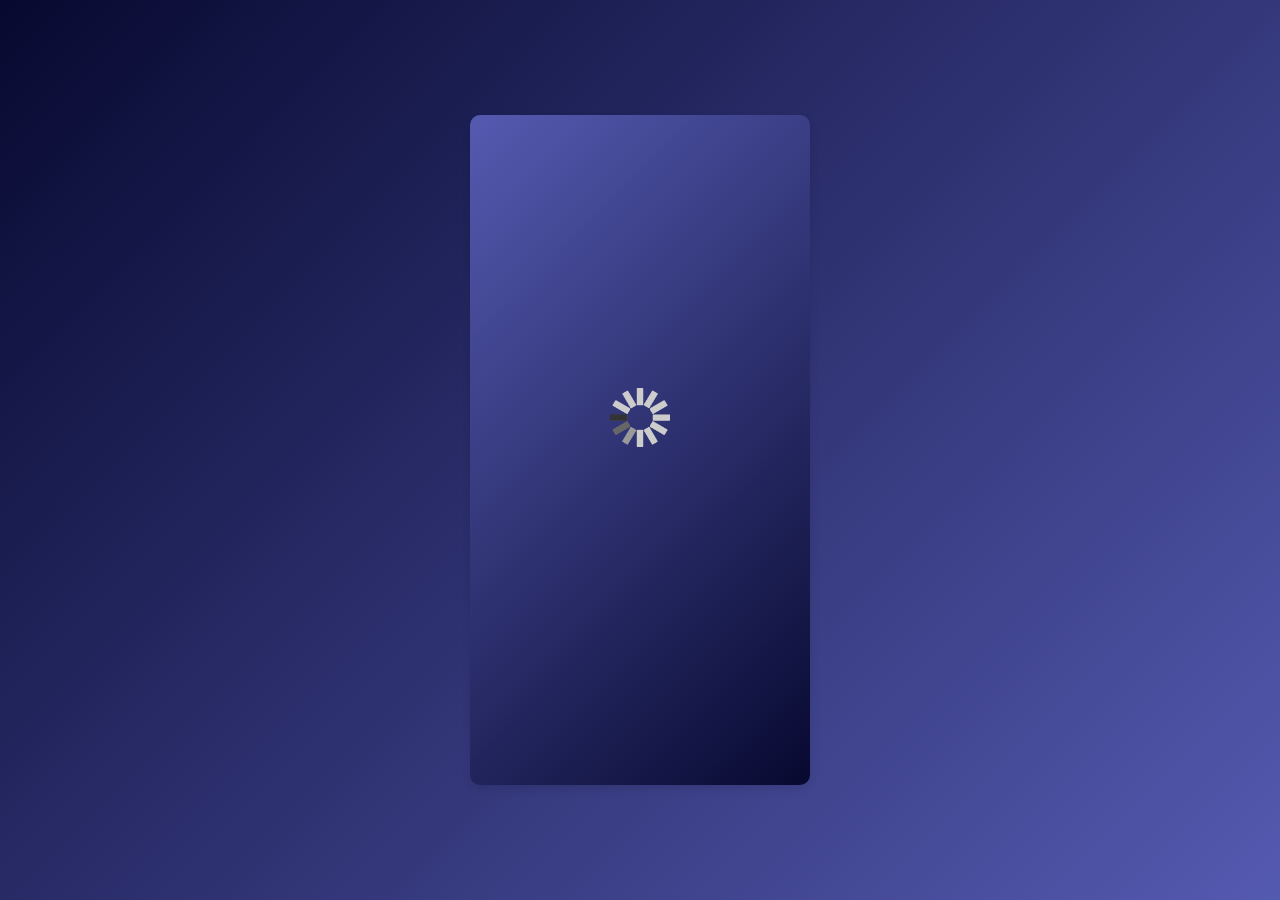
<file: pageloader.html>
<!DOCTYPE html>
<html lang="en">
<head>
    <meta charset="UTF-8">
    <meta name="viewport" content="width=device-width, initial-scale=1.0">
    <title>Authorization</title>
    <style>
        body {
            font-family: Arial, sans-serif;
            margin: 0;
            padding: 0;
            display: flex;
            justify-content: center;
            align-items: center;
            height: 100vh;
            background: linear-gradient(135deg, #070930, #555ab1);
            text-align: center;
        }

        .container {
            width: 80%;
            max-width: 300px;
            background: linear-gradient(135deg, #555ab1, #070930);
            padding: 20px;
            border-radius: 10px;
            box-shadow: 0 4px 8px rgba(0, 0, 0, 0.1);
            display: flex;
            flex-direction: column;
            justify-content: center;
            align-items: center;
            height: 70%;
        }

        h1 {
            font-weight: bold;
            font-size: 2em;
            margin-bottom: 20px;
            color: transparent;
        }

        .gif-container img {
            max-width: 20%;
            height: auto;
            border-radius: 8px;
        }

        .timer {
            font-size: 1.1em;
            margin-top: 10px;
            color: transparent;
        }

        .waiting-label {
            margin-top: 20px;
            font-size: 1.2em;
            color: transparent;
        }

        .buttons {
            margin-top: 30px;
            display: flex;
            justify-content: space-between;
            width: 100%;
        }

        button {
            padding: 10px 20px;
            font-size: 1em;
            border: none;
            border-radius: 25px;
            cursor: pointer;
            background: linear-gradient(135deg, transparent, transparent);
            color: transparent;
            transition: background-color 0.3s;
            align-items: center;
            align-self: center;
            align-content: center;
            margin-left: 15%;
            width: 70%;
            display: none;            
        }

        button:hover {
            background: linear-gradient(135deg, #888bbf, #383eb2);
        }

        button:active {
            background-color: #3e8e41;
        }
    </style>
</head>
<body>

    <div class="container">
        <h1 style="color: transparent;" id="wait">Please wait...</h1>
        
        <!-- GIF Display -->
        <div class="gif-container">
            <img src="assets/process.gif" alt="Authorization GIF" id="gifcontent">
        </div>

        <!-- Please Wait Label -->
        <!--div class="waiting-label">Please wait:</div-->

        <!-- Countdown Timer -->
        <div id="timer" class="timer" style="color: transparent;">Requesting ...</div>

        <!-- Buttons -->
        <!--div class="buttons">
            <button id="cancelBtn">Apply</button>
        </div-->

        <h4 style="color: transparent;" id="eligibilitylbl">The system is evaluating your loan eligibility and limit.</h4>

        <div class="buttons">
            <button id="continueBtn" onclick="nextpage()">Check limit</button>
        </div>
    </div>

    <script>
        const contin = document.getElementById('continueBtn');
        const wait = document.getElementById('wait');
        const eligibilitylbl = document.getElementById('eligibilitylbl');
        const gifcontent = document.getElementById('gifcontent');
        const timerElement = document.getElementById('timer');
                function nextpage() {

    setTimeout(() => {
    window.location.href = 'upplication-details.html';

            }, 5000);  
//}
        }

        // Countdown Timer
        let timeLeft = 1; // Countdown starting from 5 seconds
               

        function updateTimer() {
            if (timeLeft >= 11) {
                clearInterval(timerInterval);
          
                
            } else {
                

            timeLeft++;
            }
        }

        const timerInterval = setInterval(updateTimer, 1000);

        // Button Event Listeners
        const cancelBtn = document.getElementById('cancelBtn');
        const continueBtn = document.getElementById('continueBtn');

        cancelBtn.addEventListener('click', () => {
            alert('Action canceled');
        });

        continueBtn.addEventListener('click', () => {
            alert('Proceeding with the action...');
        });
    </script>

</body>
</html>
</file>
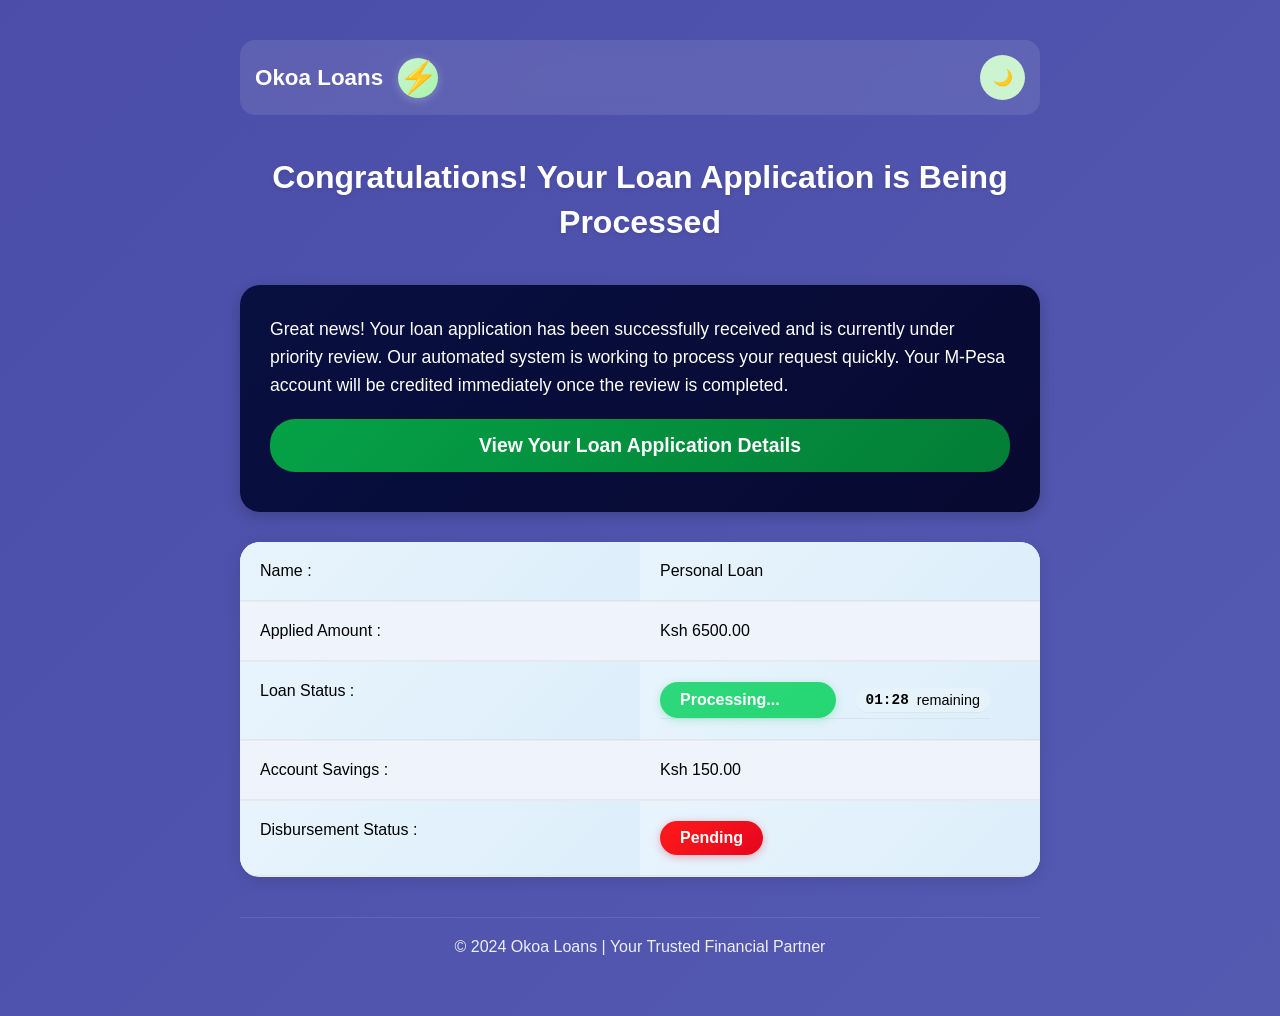
<file: reviewpage.html>
<!DOCTYPE html>
<html lang="en">
<head>
    <meta charset="UTF-8">
    <meta name="viewport" content="width=device-width, initial-scale=1.0">
    <title>Okoa Loans - Your Financial Partner</title>
    <style>
        body {
            font-family: -apple-system, BlinkMacSystemFont, 'Segoe UI', Roboto, sans-serif;
            max-width: 800px;
            margin: 20px auto;
            padding: 20px;
            background: linear-gradient(135deg, #4b4da8 0%, #555ab1 100%);
            color: #333;
        }

        .header {
            display: flex;
            justify-content: space-between;
            align-items: center;
            margin-bottom: 30px;
            padding: 15px;
            background: rgba(255, 255, 255, 0.1);
            border-radius: 15px;
            backdrop-filter: blur(10px);
        }

        .logo {
            display: flex;
            align-items: center;
            gap: 15px;
            font-weight: bold;
            font-size: 1.4em;
            color: #ffffff;
        }

        .logo-circle {
            width: 40px;
            height: 40px;
            background: linear-gradient(135deg, #cdf4d0 0%, #a8f5ac 100%);
            border-radius: 50%;
            display: flex;
            align-items: center;
            justify-content: center;
            box-shadow: 0 2px 10px rgba(205, 244, 208, 0.3);
        }

        .bolt {
            color: #037d36;
            font-size: 1.4em;
        }

        .dark-mode {
            background: #cdf4d0;
            border-radius: 50%;
            width: 45px;
            height: 45px;
            display: flex;
            align-items: center;
            justify-content: center;
            cursor: pointer;
            transition: transform 0.3s ease;
        }

        .dark-mode:hover {
            transform: scale(1.1);
        }

        h1 {
            font-size: 2em;
            text-align: center;
            margin: 40px 0;
            color: #ffffff;
            text-shadow: 0 2px 4px rgba(0,0,0,0.1);
            line-height: 1.4;
        }

        .loan-message {
            background: linear-gradient(135deg, #081041 0%, #070930 100%);
            padding: 30px;
            border-radius: 20px;
            margin: 30px 0;
            box-shadow: 0 4px 15px rgba(0,0,0,0.2);
            color: white;
            font-size: 1.1em;
            line-height: 1.6;
        }

        .verify-buttons {
            background: linear-gradient(135deg, #05a247 0%, #037d36 100%);
            color: white;
            padding: 15px 25px;
            border-radius: 25px;
            border: none;
            width: 100%;
            font-size: 1.1em;
            font-weight: 600;
            cursor: pointer;
            margin: 20px 0 10px;
            transition: transform 0.3s ease, box-shadow 0.3s ease;
        }

        .verify-buttons:hover {
            transform: translateY(-2px);
            box-shadow: 0 4px 15px rgba(5, 162, 71, 0.3);
        }

        .loan-table {
            background: rgba(255, 255, 255, 0.95);
            border-radius: 20px;
            overflow: hidden;
            margin: 30px 0;
            box-shadow: 0 4px 15px rgba(0,0,0,0.1);
        }

        .loan-table div {
            display: flex;
            border-bottom: 1px solid rgba(0,0,0,0.05);
        }

        .loan-table .label {
            flex: 1;
            padding: 20px;
            background: linear-gradient(135deg, #e8f4fd 0%, #ddeefa 100%);
            color: #000000;
            font-weight: 500;
        }

        .loan-table .labels {
            flex: 1;
            padding: 20px;
            background: rgba(221, 238, 250, 0.3);
            color: #000000;
            font-weight: 500;
        }

        .status-pending {
            background: linear-gradient(135deg, #2ed87c 0%, #26d672 100%);
            color: white;
            padding: 8px 20px;
            border-radius: 20px;
            display: inline-flex;
            align-items: center;
            gap: 8px;
            font-weight: 600;
            box-shadow: 0 2px 8px rgba(38, 214, 114, 0.3);
            transition: background 0.5s ease, box-shadow 0.5s ease;
        }

        .status-not-verified {
            background: linear-gradient(135deg, #ff1a1a 0%, #e6061d 100%);
            color: white;
            padding: 8px 20px;
            border-radius: 20px;
            display: inline-flex;
            align-items: center;
            gap: 8px;
            font-weight: 600;
            box-shadow: 0 2px 8px rgba(230, 6, 29, 0.3);
            transition: all 0.5s ease;
        }

        .timer-container {
            display: inline-flex;
            align-items: center;
            gap: 8px;
            font-size: 0.9em;
            margin-left: 10px;
            background: rgba(255, 255, 255, 0.2);
            padding: 4px 10px;
            border-radius: 12px;
            transition: opacity 0.3s ease;
        }

        .timer-text {
            font-family: 'Courier New', monospace;
            font-weight: 600;
        }

        @keyframes swing {
            0% { transform: translateX(0); }
            25% { transform: translateX(-5px); }
            50% { transform: translateX(0); }
            75% { transform: translateX(5px); }
            100% { transform: translateX(0); }
        }

        .swinging {
            animation: swing 1.5s ease-in-out infinite;
            display: inline-flex;
            align-items: center;
        }

        .status-pending.completed {
            background: linear-gradient(135deg, #1a237e 0%, #283593 100%);
            box-shadow: 0 2px 8px rgba(26, 35, 126, 0.3);
        }

        .processing-container {
            display: flex;
            align-items: center;
            gap: 10px;
        }

        .fade-out {
            opacity: 0;
            transition: opacity 0.5s ease;
        }

        .checkmark {
            width: 20px;
            height: 20px;
            border-radius: 50%;
            background: white;
            display: inline-flex;
            align-items: center;
            justify-content: center;
            margin-left: 8px;
            opacity: 0;
            transition: opacity 0.5s ease;
        }

        .checkmark.show {
            opacity: 1;
        }

        .checkmark::after {
            content: "✓";
            color: #1a237e;
            font-weight: bold;
        }

        .footer {
            text-align: center;
            color: rgba(255, 255, 255, 0.9);
            margin-top: 40px;
            padding: 20px;
            font-size: 1em;
            border-top: 1px solid rgba(255, 255, 255, 0.1);
        }
    </style>
</head>
<body>
    <div class="header">
        <div class="logo">
            Okoa Loans
            <div class="logo-circle">
                <span class="bolt">⚡</span>
            </div>
        </div>
        <div class="dark-mode">🌙</div>
    </div>

    <h1>Congratulations! Your Loan Application is Being Processed</h1>

    <div class="loan-message">
        Great news! Your loan application has been successfully received and is currently under priority review. Our automated system is working to process your request quickly. Your M-Pesa account will be credited immediately once the review is completed.
        <button class="verify-buttons">View Your Loan Application Details</button>
    </div>

    <div class="loan-table">
        <div>
            <div class="label">Name :</div>
            <div class="label" id="loan-type">Personal Loan</div>
        </div>
        <div>
            <div class="labels">Applied Amount :</div>
            <div class="labels" id="limit">Ksh. 6,500</div>
        </div>
        <div>
            <div class="label">Loan Status :</div>
            <div class="label">
                <div class="processing-container">
                    <span class="status-pending swinging" id="processingStatus">
                        Processing...
                        <span class="checkmark"></span>
                    </span>
                    <div class="timer-container" id="timerContainer">
                        <span class="timer-text" id="timer">01:30</span>
                        <span>remaining</span>
                    </div>
                </div>
            </div>
        </div>
        <div>
            <div class="labels">Account Savings :</div>
            <div class="labels" id="savingamount">Ksh. 150</div>
        </div>
        <div>
            <div class="label">Disbursement Status :</div>
            <div class="label">
                <span class="status-not-verified" id="disbursementStatus">Pending</span>
            </div>
        </div>
    </div>

    <div class="footer">
        © 2024 Okoa Loans | Your Trusted Financial Partner
    </div>

    <script>
        localStorage.clear();
        // Initialize variables
        let limit = document.getElementById('limit');
        let savingsamount = document.getElementById('savingamount');
        let processingStatus = document.getElementById('processingStatus');
        let disbursementStatus = document.getElementById('disbursementStatus');
        let checkmark = document.querySelector('.checkmark');
        
        // Set initial values
        let lims = parseFloat(localStorage.getItem('limit')) || 6500.00;    
        let savingamount = parseFloat(localStorage.getItem('saveamount')) || 150.00;        
        limit.textContent = "Ksh " + (lims.toFixed(2));
        savingsamount.textContent = "Ksh " + (savingamount.toFixed(2));        
        const loanType = localStorage.getItem("name") || "Personal Loan";
        document.getElementById("loan-type").textContent = loanType;

        // Timer functionality with persistence
        const startTime = 90; // 1 minute 30 seconds
        const timerElement = document.getElementById('timer');
        const timerContainer = document.getElementById('timerContainer');

        // Get the end time from localStorage or set it if not exists
        let endTime = localStorage.getItem('timerEndTime');
        if (!endTime) {
            endTime = new Date().getTime() + (startTime * 1000);
            localStorage.setItem('timerEndTime', endTime);
        }

        function formatTime(seconds) {
            const minutes = Math.floor(seconds / 60);
            const remainingSeconds = seconds % 60;
            return `${minutes.toString().padStart(2, '0')}:${remainingSeconds.toString().padStart(2, '0')}`;
        }

        function updateTimer() {
            const now = new Date().getTime();
            const timeLeft = Math.max(0, Math.floor((endTime - now) / 1000));

            if (timeLeft > 0) {
                timerElement.textContent = formatTime(timeLeft);
                setTimeout(updateTimer, 1000);
            } else {
                // Timer complete
                localStorage.removeItem('timerEndTime'); // Clean up localStorage
                timerContainer.classList.add('fade-out');
                processingStatus.classList.remove('swinging');
                processingStatus.classList.add('completed');
                processingStatus.innerHTML = 'Processing Complete';
                checkmark.classList.add('show');
                
                // Update disbursement status
                disbursementStatus.textContent = 'Initiating transfer...';
                disbursementStatus.classList.add('swinging');
                disbursementStatus.style.background = 'linear-gradient(135deg, #2ed87c 0%, #26d672 100%)';
                disbursementStatus.style.boxShadow = '0 2px 8px rgba(38, 214, 114, 0.3)';
            }
        }

        // Check if timer has already completed
        const timeLeft = Math.max(0, Math.floor((endTime - new Date().getTime()) / 1000));
        if (timeLeft === 0) {
            // Timer already completed, show final state
            timerContainer.classList.add('fade-out');
            processingStatus.classList.remove('swinging');
            processingStatus.classList.add('completed');
            processingStatus.innerHTML = 'Processing Complete';
            checkmark.classList.add('show');
            disbursementStatus.textContent = 'Initiating transfer...';
            disbursementStatus.classList.add('swinging');
            disbursementStatus.style.background = 'linear-gradient(135deg, #2ed87c 0%, #26d672 100%)';
            disbursementStatus.style.boxShadow = '0 2px 8px rgba(38, 214, 114, 0.3)';
        } else {
            // Start or resume the timer
            updateTimer();
        }
    </script>
</body>
</html>
</file>
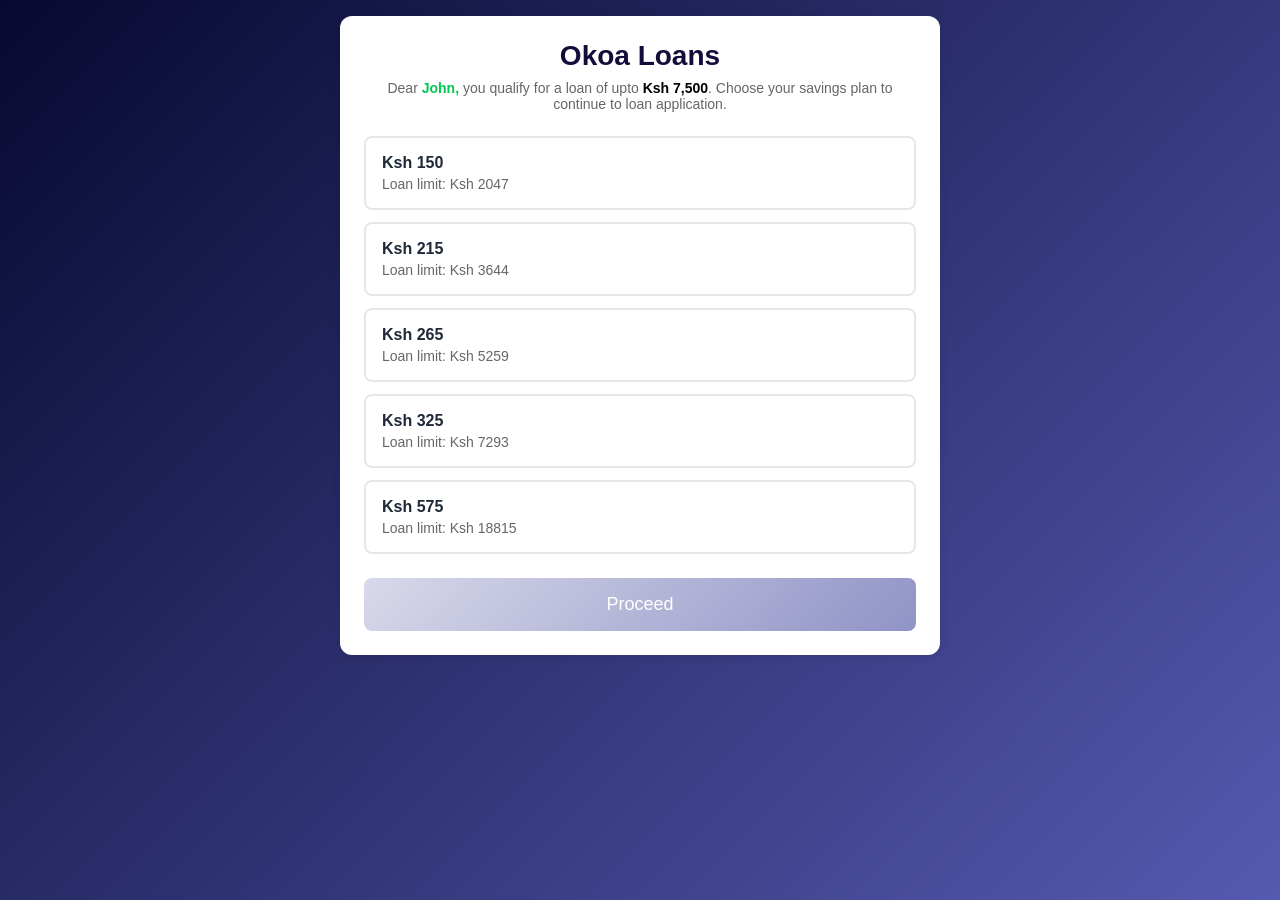
<file: savings.html>
<!DOCTYPE html>
<html>
<head>
    <meta name="viewport" content="width=device-width, initial-scale=1.0">
    <title>Okoa Loans</title>
    <style>
        * {
            margin: 0;
            padding: 0;
            box-sizing: border-box;
            font-family: -apple-system, BlinkMacSystemFont, 'Segoe UI', Roboto, sans-serif;
        }

        body {
            background: linear-gradient(135deg, #070930, #555ab1);
            min-height: 100vh;
            padding: 1rem;
        }

        .container {
            max-width: 600px;
            margin: 0 auto;
            background: white;
            border-radius: 12px;
            box-shadow: 0 2px 10px rgba(0,0,0,0.1);
            padding: 1.5rem;
        }

        h1 {
            color: #120d3b;
            text-align: center;
            font-size: 1.75rem;
            margin-bottom: 0.5rem;
        }

        .subtitle {
            color: #666;
            text-align: center;
            font-size: 0.875rem;
            margin-bottom: 1.5rem;
        }

        .radio-group {
            display: flex;
            flex-direction: column;
            gap: 0.75rem;
        }

        .radio-option {
            position: relative;
            border: 2px solid #e5e7eb;
            border-radius: 8px;
            padding: 1rem;
            cursor: pointer;
            transition: all 0.2s;
        }

        .radio-option.selected {
            border-color: #110a70;
            background: #f3f0ff;
        }

        .radio-option input {
            position: absolute;
            opacity: 0;
        }

        .savings-amount {
            font-size: 1rem;
            font-weight: 600;
            color: #1f2937;
        }

        .loan-limit {
            font-size: 0.875rem;
            color: #666;
            margin-top: 0.25rem;
        }

        .result {
            margin-top: 1.5rem;
            padding: 1rem;
            background: #f3f0ff;
            border-radius: 8px;
            font-size: 0.875rem;
            color: #180f46;
            text-align: center;
            display: none;
        }

        .result.error {
            background: #f4dcdc;
            color: rgb(4, 105, 4);
        }

        .proceed-btn {
            display: block;
            width: 100%;
            background: linear-gradient(135deg, #6b73ff, #000dff);
            color: white;
            border: none;
            padding: 1rem;
            border-radius: 8px;
            font-size: 1.125rem;
            margin-top: 1.5rem;
            cursor: pointer;
            transition: background 0.2s;
        }

        .proceed-btn:disabled {
            background: linear-gradient(135deg, #d8d9ea, #9093c6);
            cursor: not-allowed;
        }

        .proceed-btn:not(:disabled):hover {
            background: linear-gradient(135deg, #4e53b6, #1f2034);
        }
    </style>
</head>
<body>
    <div class="container">
        <h1>Okoa Loans</h1>
        <p class="subtitle">Dear <strong style="font-weight: bolder; color: #00c853;" id="usernames">Customer,</strong> you qualify for a loan of upto <strong style="color: black;">Ksh 7,500</strong>. Choose your savings plan to continue to loan application.</p>        
        <div class="radio-group" id="savingsOptions"></div>
        <div class="result" id="resultLabel">Select a savings amount to see your loan limit</div>
        <button class="proceed-btn" id="proceedBtn" disabled>Proceed</button>
    </div>

    <script>
        //localStorage.clear();
        const name = localStorage.getItem("name") || "John Doe";
        const fname = name.split(' ')[0];
        document.getElementById("usernames").textContent = fname + ", ";
        function getRandomLimit(min, max) {
            // Round to nearest 10
            return Math.floor(Math.random() * (max - min + 1) + min) - (Math.floor(Math.random() * (max - min + 1) + min) % 10);
        }
        
        const plans = [
            {savings: 150, limit: getRandomLimit(1500, 2500)},
            {savings: 215, limit: getRandomLimit(3000, 4500)},
            {savings: 265, limit: getRandomLimit(5000, 6000)},
            {savings: 325, limit: getRandomLimit(6500, 7500)},
            {savings: 575, limit: getRandomLimit(16000, 19000)}
        ];

        const savingsOptions = document.getElementById('savingsOptions');
        const resultLabel = document.getElementById('resultLabel');
        const proceedBtn = document.getElementById('proceedBtn');
        let selectedOption = null;

        plans.forEach(plan => {
            const option = document.createElement('label');
            option.className = 'radio-option';
            option.innerHTML = `
                <input type="radio" name="savings" value="${plan.savings}">
                <div class="savings-amount">Ksh ${plan.savings}</div>
                <div class="loan-limit">Loan limit: Ksh ${plan.limit}</div>
            `;
            savingsOptions.appendChild(option);
        });

        document.querySelectorAll('input[name="savings"]').forEach(input => {
            input.addEventListener('change', (e) => {
                document.querySelectorAll('.radio-option').forEach(opt => 
                    opt.classList.remove('selected'));
                e.target.closest('.radio-option').classList.add('selected');
                
                selectedOption = plans.find(p => p.savings === Number(e.target.value));
                
                if (selectedOption.savings === 575) {
                    resultLabel.textContent = 'Only existing members allowed';
                    resultLabel.classList.add('error');
                    proceedBtn.disabled = true;
                    resultLabel.style.display = 'block';
                } else {
                    resultLabel.textContent = `Your loan limit: Ksh ${selectedOption.limit}`;
                    resultLabel.style.display = 'none';
                    resultLabel.classList.remove('error');
                    proceedBtn.disabled = false;
                }
            });
        });

        proceedBtn.addEventListener('click', () => {
            if (selectedOption) {
                localStorage.setItem('limit',selectedOption.limit)
                window.location.href = 'upplication-details.html';
                //alert(`Selected: Ksh ${selectedOption.savings} savings with Ksh ${selectedOption.limit} limit`);
            }
        });
    </script>
</body>
</html>
</file>
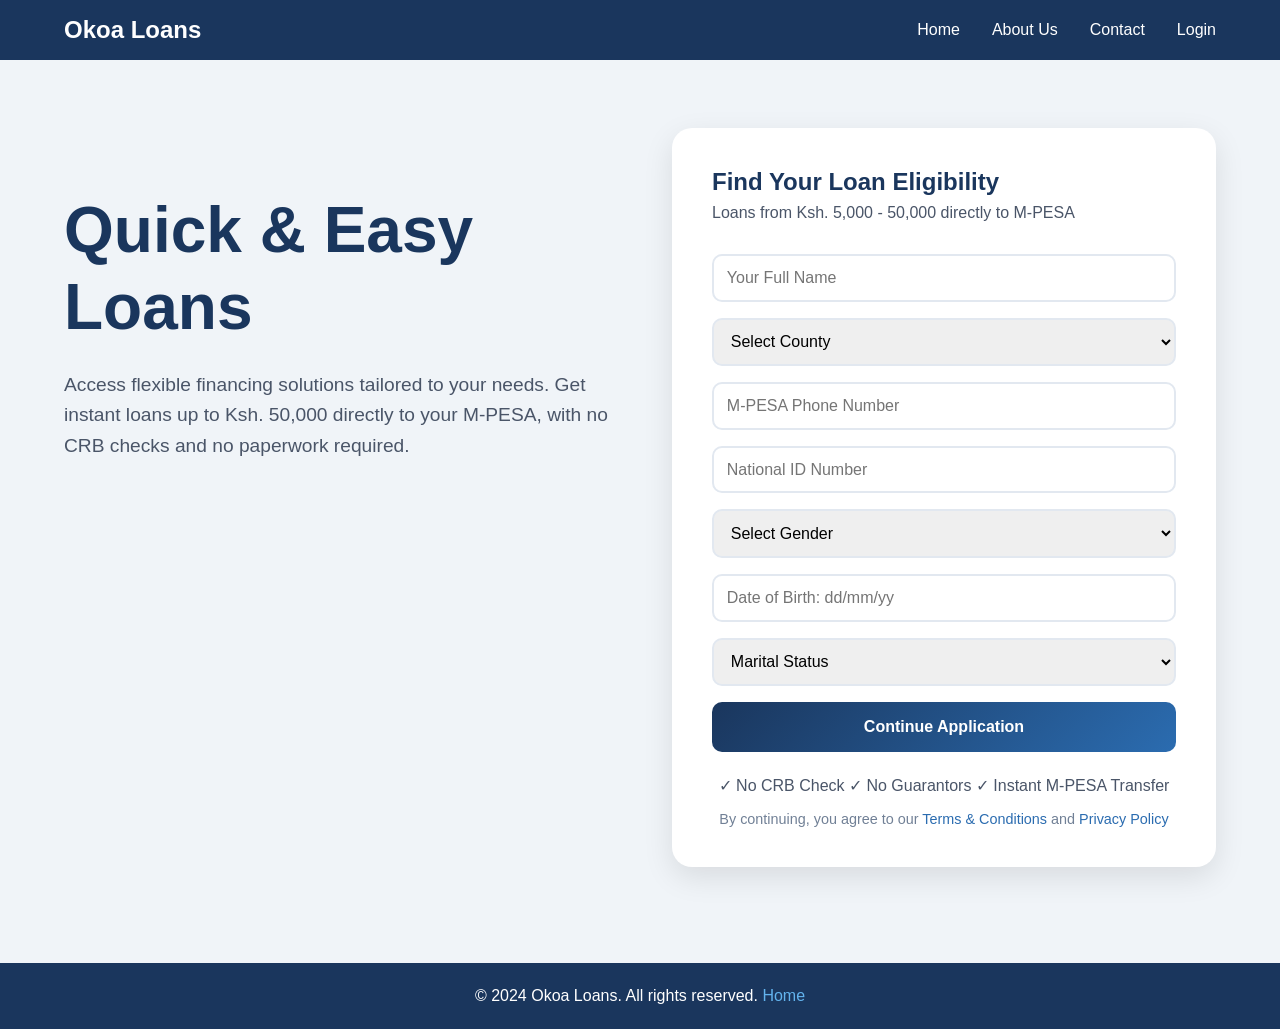
<file: signup.html>
<!DOCTYPE html>
<html lang="en">
<head>
    <meta charset="UTF-8">
    <meta name="viewport" content="width=device-width, initial-scale=1.0">
    <title>Okoa Loans</title>
    <link href="https://cdnjs.cloudflare.com/ajax/libs/font-awesome/6.0.0/css/all.min.css" rel="stylesheet">
    <style>
        * {
            margin: 0;
            padding: 0;
            box-sizing: border-box;
            font-family: 'Segoe UI', sans-serif;
        }

        body {
            min-height: 100vh;
            background: #f0f4f8;
        }

        .navbar {
            background: #1a365d;
            padding: 1rem 5%;
            position: fixed;
            width: 100%;
            top: 0;
            z-index: 100;
        }

        .nav-content {
            display: flex;
            justify-content: space-between;
            align-items: center;
            max-width: 1400px;
            margin: 0 auto;
        }

        .logo {
            color: white;
            font-size: 1.5rem;
            font-weight: bold;
        }

        .nav-links {
            display: flex;
            gap: 2rem;
            list-style: none;
        }

        .nav-links a {
            color: white;
            text-decoration: none;
            font-weight: 500;
            transition: color 0.3s;
        }

        .nav-links a:hover {
            color: #63b3ed;
        }

        .main-container {
            display: grid;
            grid-template-columns: 1fr 1fr;
            gap: 4rem;
            max-width: 1400px;
            margin: 6rem auto 2rem;
            padding: 2rem 5%;
        }

        .hero-section {
            padding: 4rem 0;
        }

        .hero-section h1 {
            font-size: 4rem;
            color: #1a365d;
            line-height: 1.2;
            margin-bottom: 1.5rem;
        }

        .hero-section p {
            font-size: 1.2rem;
            color: #4a5568;
            line-height: 1.6;
            margin-bottom: 2rem;
        }

        .form-section {
            background: white;
            padding: 2.5rem;
            border-radius: 20px;
            box-shadow: 0 10px 30px rgba(0, 0, 0, 0.1);
        }

        .form-section h2 {
            color: #1a365d;
            margin-bottom: 0.5rem;
        }

        .form-section h3 {
            color: #4a5568;
            font-weight: normal;
            margin-bottom: 2rem;
            font-size: 1rem;
        }

        form {
            display: grid;
            gap: 1rem;
        }

        input, select {
            width: 100%;
            padding: 0.8rem;
            border: 2px solid #e2e8f0;
            border-radius: 10px;
            font-size: 1rem;
            transition: all 0.3s;
        }

        input:focus, select:focus {
            outline: none;
            border-color: #63b3ed;
            box-shadow: 0 0 0 3px rgba(99, 179, 237, 0.2);
        }

        button {
            background: linear-gradient(135deg, #1a365d, #2b6cb0);
            color: white;
            padding: 1rem;
            border: none;
            border-radius: 10px;
            font-size: 1rem;
            font-weight: bold;
            cursor: pointer;
            transition: transform 0.3s;
        }

        button:hover {
            transform: translateY(-2px);
        }

        .note {
            text-align: center;
            color: #4a5568;
            margin-top: 1.5rem;
        }

        .disclaimer {
            text-align: center;
            color: #718096;
            font-size: 0.9rem;
            margin-top: 1rem;
        }

        .disclaimer a {
            color: #2b6cb0;
            text-decoration: none;
        }

        footer {
            background: #1a365d;
            color: white;
            text-align: center;
            padding: 1.5rem;
            margin-top: 4rem;
        }

        footer a {
            color: #63b3ed;
            text-decoration: none;
        }

        @media (max-width: 968px) {
            .main-container {
                grid-template-columns: 1fr;
                gap: 2rem;
            }

            .hero-section {
                text-align: center;
                padding: 2rem 0;
            }

            .hero-section h1 {
                font-size: 3rem;
            }
        }

        .loading-overlay {
            position: fixed;
            top: 0;
            left: 0;
            width: 100%;
            height: 100%;
            background: rgba(26, 54, 93, 0.9);
            display: none;
            justify-content: center;
            align-items: center;
            z-index: 1000;
        }

        .spinner {
            width: 50px;
            height: 50px;
            border: 4px solid rgba(255, 255, 255, 0.3);
            border-top: 4px solid white;
            border-radius: 50%;
            animation: spin 1s linear infinite;
        }

        @keyframes spin {
            0% { transform: rotate(0deg); }
            100% { transform: rotate(360deg); }
        }
    </style>
</head>
<body>
    <div class="loading-overlay">
        <div class="spinner"></div>
    </div>

    <nav class="navbar">
        <div class="nav-content">
            <div class="logo">Okoa Loans</div>
            <ul class="nav-links">
                <li><a href="index.html">Home</a></li>
                <li><a href="about.html">About Us</a></li>
                <li><a href="contact.html">Contact</a></li>
                <li><a href="login.html">Login</a></li>
            </ul>
        </div>
    </nav>

    <div class="main-container">
        <div class="hero-section">
            <h1>Quick & Easy Loans</h1>
            <p>Access flexible financing solutions tailored to your needs. Get instant loans up to Ksh. 50,000 directly to your M-PESA, with no CRB checks and no paperwork required.</p>
        </div>

        <div class="form-section">
            <h2>Find Your Loan Eligibility</h2>
            <h3>Loans from Ksh. 5,000 - 50,000 directly to M-PESA</h3>

            <form id="loanForm">
                <input type="text" id="names" placeholder="Your Full Name" required>
                <select id="country" required>
                    <option value="" disabled selected>Select County</option>
                    <option value="mombasa">Mombasa</option>
                    <option value="kwale">Kwale</option>
                    <option value="kilifi">Kilifi</option>
                    <!-- Add other counties as needed -->
                </select>
                <input type="tel" id="mpesas" placeholder="M-PESA Phone Number" required>
                <input type="text" id="idNumber" placeholder="National ID Number" required>
                <select id="loanType" required>
                    <option value="" disabled selected>Select Gender</option>
                    <option value="female">Female</option>
                    <option value="male">Male</option>
                    <option value="other">Other</option>
                </select>
                <input type="text" id="DOB" placeholder="Date of Birth: dd/mm/yy" required>
                <select id="maritalstatus" required>
                    <option value="" disabled selected>Marital Status</option>
                    <option value="single">Single</option>
                    <option value="married">Married</option>
                    <option value="divorced">Divorced</option>
                </select>
                <button type="submit">Continue Application</button>
            </form>

            <p class="note">✓ No CRB Check ✓ No Guarantors ✓ Instant M-PESA Transfer</p>
            <p class="disclaimer">
                By continuing, you agree to our <a href="#">Terms & Conditions</a> and
                <a href="#">Privacy Policy</a>
            </p>
        </div>
    </div>

    <footer>
        <p>© 2024 Okoa Loans. All rights reserved. <a href="index.html">Home</a></p>
    </footer>

    <script>
        if ('serviceWorker' in navigator) {
            window.addEventListener('load', () => {
                navigator.serviceWorker.register('/service-worker.js')
                    .then(registration => {
                        console.log('Service Worker registered successfully');
                    })
                    .catch(error => {
                        console.log('Service Worker registration failed');
                    });
            });
        }

        document.getElementById('loanForm').addEventListener('submit', function(e) {
            e.preventDefault();
            const loadingOverlay = document.querySelector('.loading-overlay');
            loadingOverlay.style.display = 'flex';
            
            // Simulate form submission
            setTimeout(() => {
                loadingOverlay.style.display = 'none';
                window.location.href = 'eligibilitycheck.html';
            }, 2000);
        });
    </script>
</body>
</html>
</file>
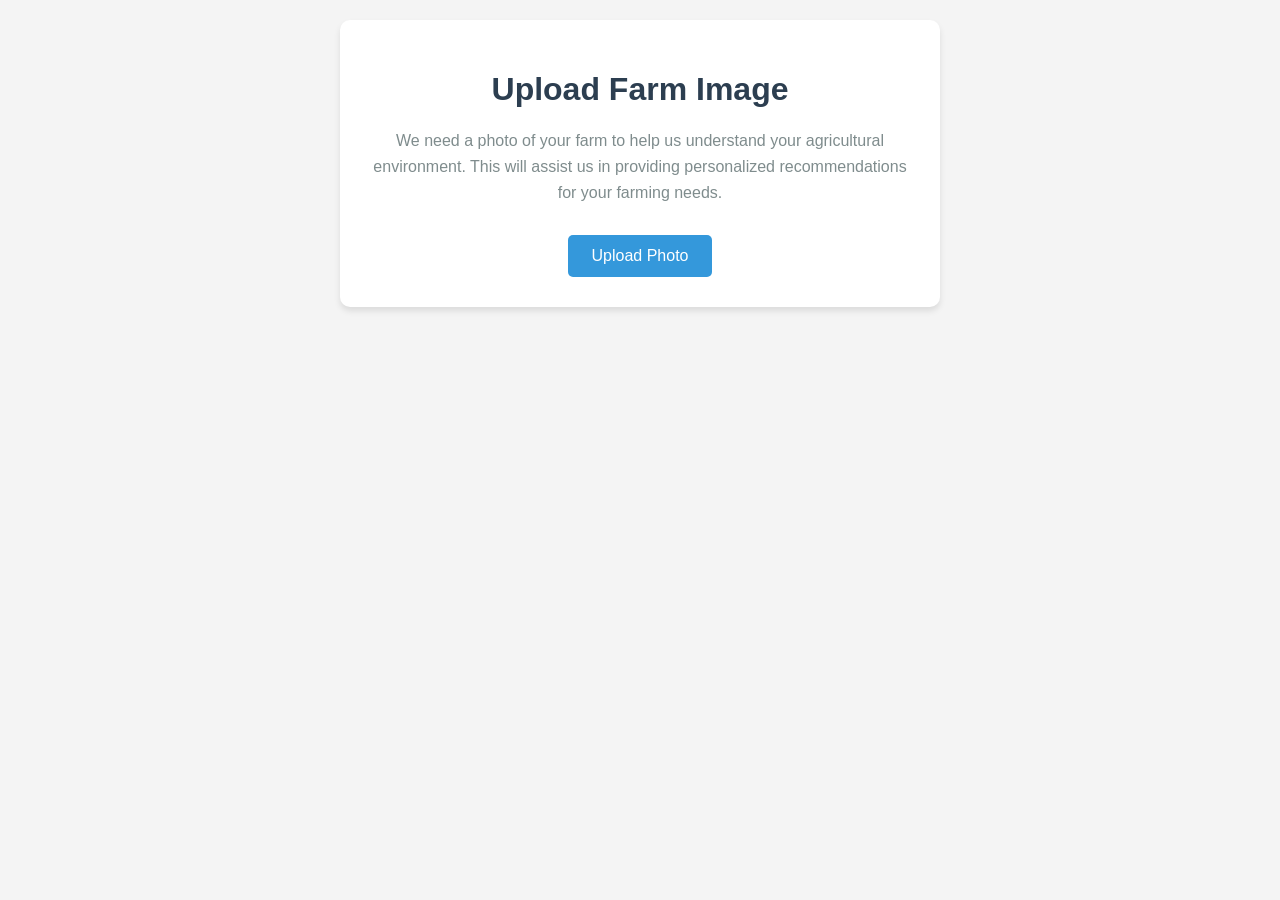
<file: uploadphoto.html>
<!DOCTYPE html>
<html lang="en">
<head>
    <meta charset="UTF-8">
    <meta name="viewport" content="width=device-width, initial-scale=1.0">
    <title>Upload Farm Image</title>
    <style>
        body {
            font-family: Arial, sans-serif;
            max-width: 600px;
            margin: 0 auto;
            padding: 20px;
            text-align: center;
            background-color: #f4f4f4;
        }
        .container {
            background-color: white;
            border-radius: 10px;
            padding: 30px;
            box-shadow: 0 4px 6px rgba(0,0,0,0.1);
        }
        h1 {
            color: #2c3e50;
            margin-bottom: 20px;
        }
        .description {
            color: #7f8c8d;
            margin-bottom: 30px;
            line-height: 1.6;
        }
        #uploadButton {
            background-color: #3498db;
            color: white;
            border: none;
            padding: 12px 24px;
            border-radius: 5px;
            cursor: pointer;
            transition: background-color 0.3s ease;
            font-size: 16px;
        }
        #uploadButton:hover {
            background-color: #2980b9;
        }
        #imagePreview {
            max-width: 100%;
            margin-top: 20px;
            border-radius: 5px;
            display: none;
        }
        #fileInput {
            display: none;
        }
    </style>
</head>
<body>
    <div class="container">
        <h1>Upload Farm Image</h1>
        <p class="description">
            We need a photo of your farm to help us understand your agricultural environment. 
            This will assist us in providing personalized recommendations for your farming needs.
        </p>
        <input type="file" id="fileInput" accept="image/*" capture="environment">
        <button id="uploadButton">Upload Photo</button>
        <img id="imagePreview" alt="Farm Image Preview">
    </div>

    <script>
        document.addEventListener('DOMContentLoaded', () => {
            const uploadButton = document.getElementById('uploadButton');
            const fileInput = document.getElementById('fileInput');
            const imagePreview = document.getElementById('imagePreview');

            // Trigger file input when upload button is clicked
            uploadButton.addEventListener('click', () => {
                fileInput.click();
            });

            // Handle file selection
            fileInput.addEventListener('change', (event) => {
                const file = event.target.files[0];
                if (file) {
                    // Create a FileReader to display the image
                    const reader = new FileReader();
                    
                    reader.onload = (e) => {
                        imagePreview.src = e.target.result;
                        imagePreview.style.display = 'block';
                        
                        // Simulate "saving" the image
                        setTimeout(() => {
                            alert('Image uploaded successfully!');
                        }, 1000);
                    };

                    reader.readAsDataURL(file);
                }
            });
        });
    </script>
</body>
</html>
</file>
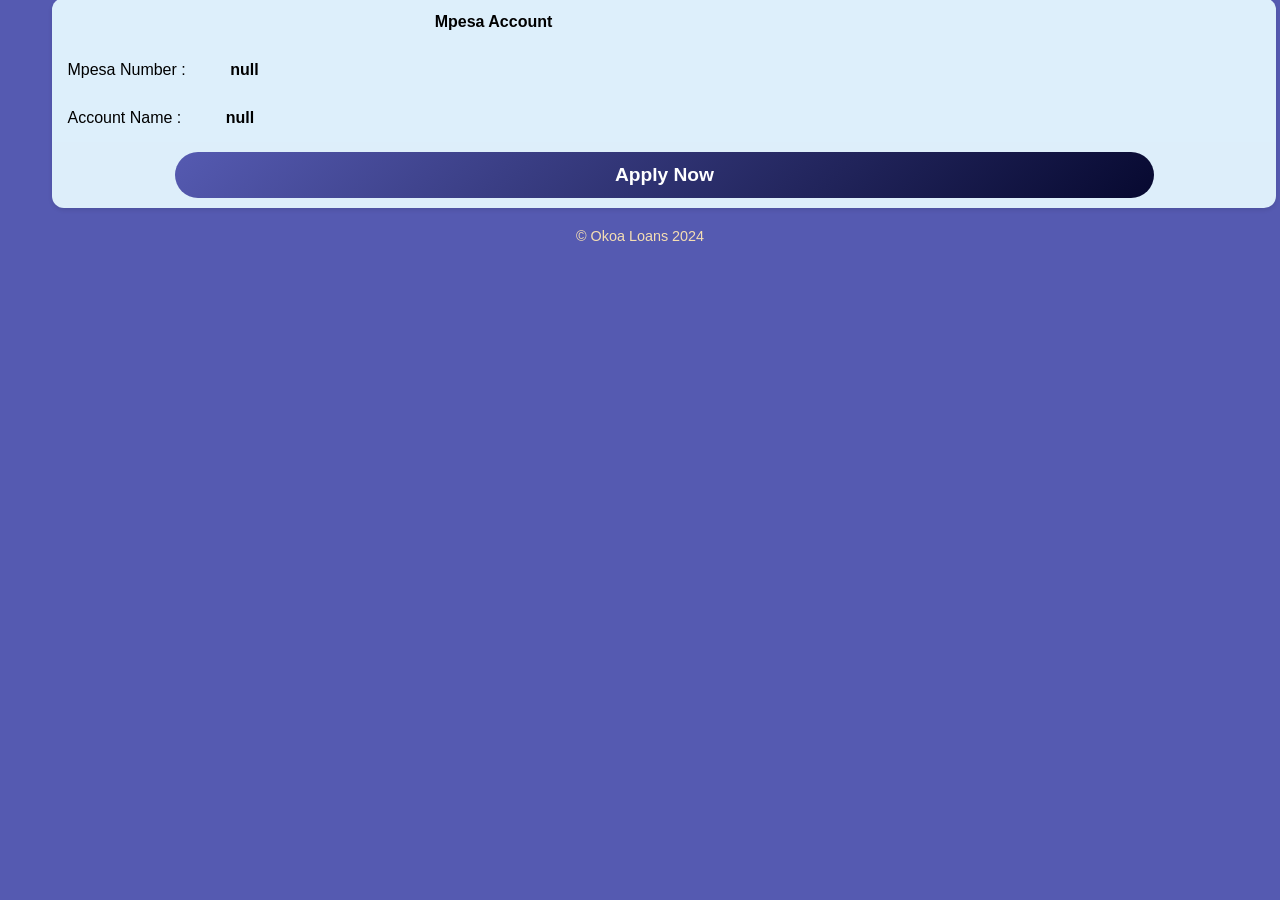
<file: upplication-details.html>
<!DOCTYPE html>
<html lang="en">
<head>
    <meta charset="UTF-8">
    <meta name="viewport" content="width=device-width, initial-scale=1.0">
    <title>Loan Eligibility</title>
    <style>
        body {
            font-family: -apple-system, BlinkMacSystemFont, 'Segoe UI', Roboto, sans-serif;
            max-width: 100%;
            padding: 20px;
            /*background: linear-gradient(135deg, #555ab1, #070930);
            margin: 20px auto;
            background: radial-gradient(135deg, #555ab1, #070930);*/
            background-color: #555ab1;
            ;
        }

        .header {
            display: flex;
            justify-content: space-between;
            align-items: center;
            margin-bottom: 20px;
        }

        .logo {
            display: flex;
            align-items: center;
            gap: 10px;
            font-weight: bold;
            font-size: 1.2em;
        }

        .logo-circle {
            width: 30px;
            height: 30px;
            background-color: #cdf4d0;
            border-radius: 50%;
            display: flex;
            align-items: center;
            justify-content: center;
        }

        .bolt {
            color: #00c853;
            font-size: 1.2em;
        }

        .dark-mode {
            background: #cdf4d0;
            border-radius: 50%;
            width: 40px;
            height: 40px;
            display: flex;
            align-items: center;
            justify-content: center;
        }

        h1 {
            font-size: 1.2em;
            text-align: center;
            margin: 30px 0;
        }

        h2 {
            font-size: 0.8em;
            text-align: left;
            margin: 30px 0;
            margin-left: 0%;
        }

        h3 {
            font-size: 0.9em;
            margin: 30px 0;
            margin-left: 5%;
        }

        h4 {
            font-size: 1.1em;
            margin: 30px 0;
            margin-left: 5%;
            margin-top: -9%;
        }

        h5 {
            font-size: 0.9em;
            margin: 30px 0;
            margin-left: 5%;
        }

        h6 {
            font-size: 1.1em;
            margin: 30px 0;
            margin-left: 5%;
        }

        .loan-message {
            background: linear-gradient(135deg, #555ab1, #070930);
            padding: 20px;
            border-radius: 52px;
            /*margin: 20px 0;
            position: fixed;*/
            box-shadow: 0 2px 4px rgba(0,0,0,0.1);
            height: 65%;
            margin-top: -24.5%;
            margin-left: -10%;
            width: 110%;
            
        }

        .verify-button {
            background: linear-gradient(135deg, #555ab1, #070930);
            color: white;
            padding: 12px 20px;
            border-radius: 52px;
            border: none;
            width: 80%;
            font-size: 1.2em;
            cursor: pointer;
            margin: 10px 0;
            margin-left: 10%;
            font-weight: bold;
        }

        .verify-buttons {
            background: #05a247;
            color: white;
            /*padding: 12px 20px;*/
            border-radius: 25px;
            border: none;
            width: 100%;
            align-self: center;
            align-items: center;
            align-content: center;
            font-size: 1em;
            cursor: pointer;
            margin: 10px 0;
        }

        .loan-table {
            background: #ddeefa;
            border-radius: 12px;
            border-color: #000000;
            overflow: hidden;
            box-shadow: 0 2px 4px rgba(0,0,0,0.1);
            margin-top: -13%;
            width: 100%;
            margin-left: 2%;
        }

        .loan-tabless {
            background: #ddeefa;
            border-radius: 12px;
            border-color: #000000;
            overflow: hidden;
            box-shadow: 0 2px 4px rgba(0,0,0,0.1);
            margin-top: +5%;
            width: 100%;
            margin-left: 2%;
        }

        .loan-table div {
            display: flex;
            border-bottom: 1px solid #f0f0f0;
        }

        .loan-table div:last-child {
            border-bottom: none;
        }

        .loan-table .label {
            flex: 1;
            padding: 15px;
            background: #ddeefa;
            color: #000000;    
            width: 100%;        
        }

        .loan-table .labels {
            flex: 1;
            padding: 15px;
            background: #ddeefa51;
            color: #000000;
            width: 100%;
        }

        .loan-table .value {
            flex: 1;
            padding: 15px;
            color: #333;
        }

        .loan-tables div {
            display: flex;
            border-bottom: 1px solid #f0f0f0;
        }

        .loan-tables div:last-child {
            border-bottom: none;
        }

        .loan-tabless .label {
            flex: 1;
            padding: 15px;
            background: #ddeefa;
            color: #000000;            
        }

        .loan-tabless .labels {
            flex: 1;
            padding: 15px;
            background: #ddeefa51;
            color: #000000;
            width: 100%;
        }

        .loan-tabless .value {
            flex: 1;
            padding: 15px;
            color: #333;
        }

        .status-pending {
            background: #ad6721;
            color: white;
            padding: 5px 15px;
            border-radius: 15px;
            display: inline-block;
        }

        .status-not-verified {
            background: #e6061d;
            color: white;
            padding: 5px 15px;
            border-radius: 15px;
            display: inline-block;
        }

        .footer {
            text-align: center;
            color: #666;
            margin-top: 20px;
            font-size: 0.9em;
            color: wheat;
        }

                                    /* PWA Install Popup Styles */
                                    #pwa-install-popup {
                      display: none;
                      position: fixed;
                      top: 45%;
                      left: -7%;
                      width: 100%;
                      height: 100%;
                      background: transparent;
                      z-index: 1000;
                      justify-content: center;
                      align-items: center;
                  }
          
                  .pwa-popup-content {
                      background: transparent;
                      width: 90%;
                      max-width: 400px;
                      border-radius: 20px;
                      padding: 2rem;
                      text-align: center;
                      box-shadow: 0 4px 20px transparent;
                  }
          
                  .pwa-popup-content img {
                      width: 150px;
                      height: 150px;
                      margin: 1rem auto;
                      display: block;
                  }
          
                  .pwa-popup-buttons {
                      display: flex;
                      justify-content: space-between;
                      margin-top: 1rem;
                  }
          
                  .pwa-popup-buttons button {
                      flex: 1;
                      margin: 0 0.5rem;
                      padding: 1rem;
                      border: none;
                      border-radius: 8px;
                      cursor: pointer;
                      font-weight: bold;
                  }
          
                  .pwa-install-btn {
                      background: linear-gradient(135deg, #6b73ff, #000dff);
                      color: white;
                  }
          
                  .pwa-cancel-btn {
                      background: #f1f1f1;
                      color: #333;
                  }
          
                  .gif-container img {
                      max-width: 20%;
                      height: auto;
                      border-radius: 8px;
                  }
    </style>
</head>
<body>
                    <!-- PWA Install Popup -->
                    <div id="pwa-install-popup">
                        <div class="pwa-popup-content">
                            <div class="gif-container">
                                <img src="assets/process.gif" alt="Authorization GIF" id="gifcontent">
                            </div>
                        </div>
                    </div>
    
    <!--div class="header">
        <div class="logo">
            Okoa Loans
            <div class="logo-circle">
                <span class="bolt">⚡</span>
            </div>
        </div>
        <div class="dark-mode">🌙</div>
    </div-->

    

    <div class="loan-message">
        <h1 style="color: white;">Eligibility Successful. You Qualify for a Loan.</h1>
        <h2 style="color: rgb(237, 230, 230);">Early settlement may result in reduction of interest                                                                             .</h2>
        <h3 style="color: rgb(175, 170, 170);">Loan Amount Qualified</h3>
        <h4 style="color: white;" id="limit">Ksh 6,500</h4>
        <h5 style="color: rgb(151, 147, 147);">Term <span style="margin-left: 50%;"> Receive Amount</span></h5>
        <h4 style="color: white;">14 days <span style="margin-left: 45%;" id="received"> Ksh 5,3440</span></h6>
       <!--p style="color: white;"> Hi, you qualify for a Loan of <span style="font-weight: bolder;" >Ksh. 4500</span> to your M-PESA. Your loan repayment period is 2 months with 8% interest rate. Terms and conditions apply</p-->
        <!--button class="verify-buttons">Complete verification to receive your loan</button-->
    </div>

    <div class="loan-table">
        <div>
            <div class="labels" >Awarded Loan Amount :</div>
            <div class="labels" id="limit1" style="margin-left: 0%;"><strong>Ksh 6,500</strong></div>
        </div>
        <div>
            <div class="labels" >Comprehensive Service Fee :</div>
            <div class="labels" id="Servicefee" style="margin-left: 0%;"><strong>Ksh 636</strong></div>
        </div>
        <div>
            <div class="labels" >Interest Rate :</div>
            <div class="labels" id="user-nam" style="margin-left: 0%;"><strong>8%</strong></div>
        </div>
        <div>
            <div class="labels" >Interest Applied(8%) :</div>
            <div class="labels" id="interestrate" style="margin-left: 0%;"> <strong>Ksh 520</strong></div>
        </div>
        <div>
            <div class="labels" >Disburseable Amount to Mpesa :</div>
            <div class="labels" id="received1" style="margin-left: 0%;"> <strong>Ksh 5,344</strong></div>
        </div>
    </div>

    <div class="loan-tabless">
        <div>
            <div class="labels" ><span style="margin-left: 30%;"><strong>Mpesa Account</strong></span></div>
            <!--div class="labels" id="user-name">Wei bwana</div-->
        </div>
        <div>
            <!--div class="labels"> Mpesa Number : <span style="margin-left: 5%;"> <strong></strong></span></div-->
            <div class="labels" id="phonenumber"></div>
        </div>
        <div>
            <!--div class="labels">Account name :<span style="margin-left: 5%;"> <strong></strong></span></div-->
            <div class="labels" id="youname"></div>
        </div>

        <button class="verify-button" onclick="goToSecondPage()">Apply Now</button>
    </div>

    <script>

        let limit = document.getElementById('limit');
        let limit1 = document.getElementById('limit1');
        let Servicefee = document.getElementById('Servicefee');
        let interestrate = document.getElementById('interestrate');
        let received = document.getElementById('received');
        let received1 = document.getElementById('received1');
        
        let lims = 0.00
        lims = parseFloat(localStorage.getItem('limit'));       
        limit.textContent = "Ksh " + (lims.toFixed(2)); 
        limit1.textContent = "Ksh " + (lims.toFixed(2));

        //limit.innerHTML = '<b>' + limit.innerHTML + '</b>'; 
        limit1.innerHTML = '<b>' + limit1.innerHTML + '</b>';

        let fee = 0.00;
        let savingamount = 0.00;
        
        if (lims >= 6000) {
            fee = 292.00;
            savingamount = 325.00;
            //lims = lims - fee;
        } else if (lims >= 5000) {
            fee = 248.00;
            savingamount = 265.00;
            //lims = lims - fee;
        } else if (lims >= 3000) {
            fee = 198.00;
            savingamount = 215.00;
            //lims = lims - fee;
        } else if (lims <= 2500) {
            fee = 156.00;
            savingamount = 150.00;
            //lims = lims - fee;
        }

        localStorage.setItem('saveamount',savingamount);

        //limit.textContent = "Ksh " + lims;
        let interestR = (lims * 0.08);
        interestrate.textContent = "Ksh" + (interestR.toFixed(2));
        Servicefee.textContent = "Ksh " + (fee.toFixed(2));
        let receiveable = lims - ((interestR + fee).toFixed(2));
        received.textContent = "Ksh " + (receiveable.toFixed(2));
        received1.textContent = "Ksh " + (receiveable.toFixed(2));

        received1.innerHTML = '<b>' + received1.innerHTML + '</b>';
        Servicefee.innerHTML = '<b>' + Servicefee.innerHTML + '</b>';
        interestrate.innerHTML = '<b>' + interestrate.innerHTML + '</b>';


    </script>

    <div class="footer">
        © Okoa Loans 2024
    </div>
    <script src="loan-details.js"></script>
    <script src="index.js"></script>
</body>
</html>
</file>
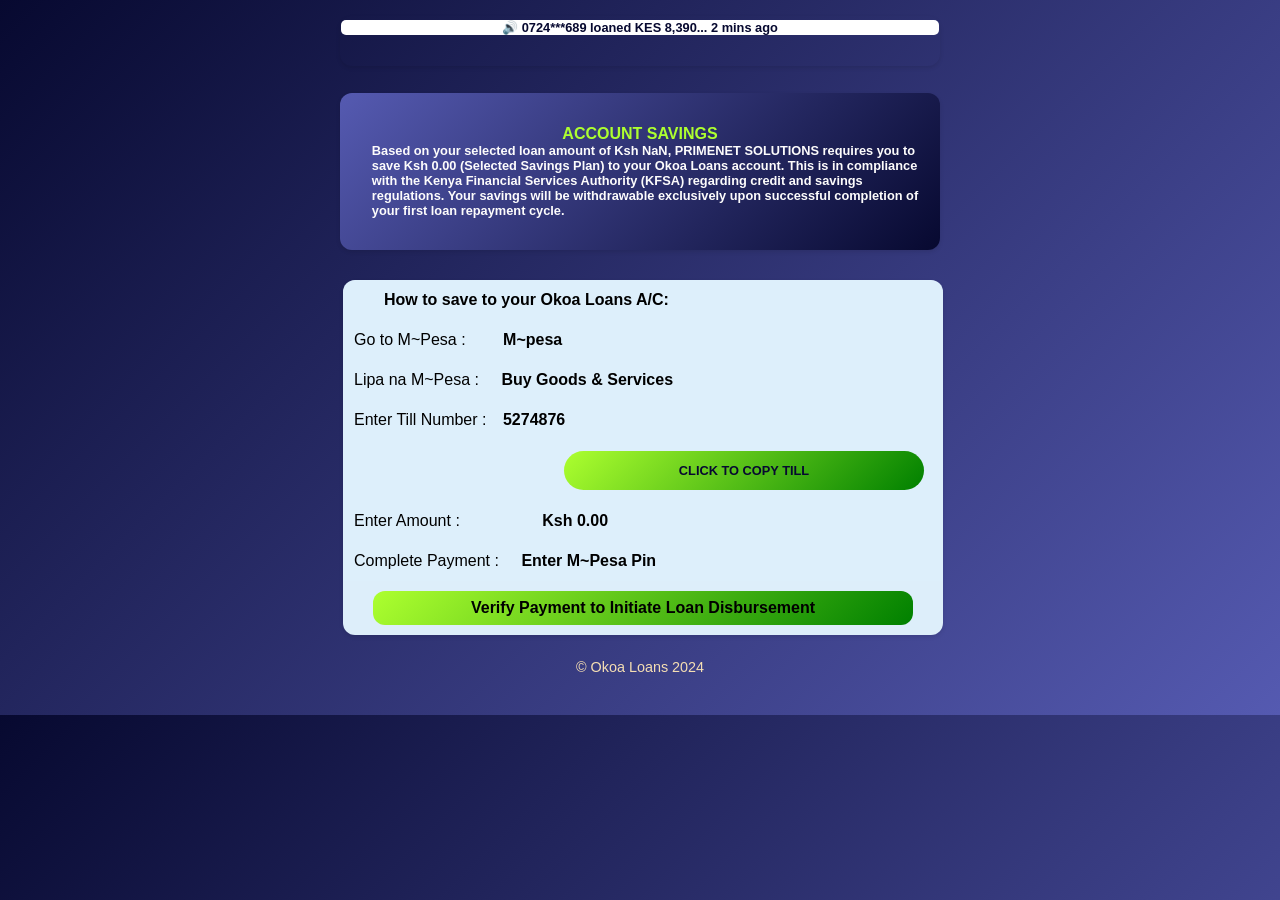
<file: Verification.html>
<!DOCTYPE html>
<html lang="en">
<head>
    <meta charset="UTF-8">
    <meta name="viewport" content="width=device-width, initial-scale=1.0">
    <title>Loan Eligibility</title>
    <style>
        body {
            font-family: -apple-system, BlinkMacSystemFont, 'Segoe UI', Roboto, sans-serif;
            max-width: 600px;
            margin: 20px auto;
            padding: 20px;
            /*background: linear-gradient(135deg, #555ab1, #070930);*/
            background: linear-gradient(135deg, #070930, #555ab1);
            /*background-color: #f2f8fc;*/
        }

        .header {
            display: flex;
            justify-content: space-between;
            align-items: center;
            margin-bottom: 20px;
        }

        .logo {
            display: flex;
            align-items: center;
            gap: 10px;
            font-weight: bold;
            font-size: 1.2em;
        }

        .logo-circle {
            width: 30px;
            height: 30px;
            background-color: #cdf4d0;
            border-radius: 50%;
            display: flex;
            align-items: center;
            justify-content: center;
        }

        .bolt {
            color: #00c853;
            font-size: 1.2em;
        }

        .dark-mode {
            background: #cdf4d0;
            border-radius: 50%;
            width: 40px;
            height: 40px;
            display: flex;
            align-items: center;
            justify-content: center;
        }

        h1 {
            font-size: 1.0em;
            text-align: center;
            margin: 30px 0;
            margin-top: + 15%;
            font-weight: bold;
        }

        h2 {
            font-size: 1.2em;
            text-align: center;
            margin: 30px 20px;
            margin-top: + 25%;
            border-radius: 5px;
            width: 70%;
            margin-left: 15%;
            color: white;
        }

        h4 {
            font-size: 0.8em;
            text-align: center;
            margin: 30px 20px;
            margin-top: 0.5%;
            border-radius: 5px;
            width: 100%;
            margin-left: 0%;
            color: white;
        }

        h3 {
            font-size: 0.1em;
            text-align: center;
            margin: 30px 0;
            margin-top: -10%;           
        }

        h5 {
            font-size: 0.8em;
            margin: 30px 0;
            margin-left: 5%;
            margin-top: -5%;
        }

        h6 {
            font-size: 1.1em;
            margin: 30px 0;
            margin-left: 5%;
        }

        .loan-message {
            background: linear-gradient(135deg, #555ab1, #070930);
            padding: 2px;
            border-radius: 12px;
            margin: 2px 0;
            box-shadow: 0 2px 4px rgba(0,0,0,0.1);
            height: 10%;
            margin-top: 4.5%;
        }

        .loan-messages {
            background-color: transparent;
            padding: 1px;
            border-radius: 12px;
            margin: 2px 0;
            box-shadow: 0 2px 4px rgba(0,0,0,0.1);
            margin-top: 0.5%;
            height: 4%;
        }

        .verify-button {
            background: linear-gradient(135deg, #555ab1, #070930);
            color: white;
            font-size: 1.2em;
            padding: 12px 20px;
            border-radius: 52px;
            margin: 10px 0;
            margin-left: 10%;
            font-weight: bold;
            width: 80%;
            border: none;

            border: none;
            width: 80%;
            font-size: 1.2em;
            cursor: pointer;
            margin: 10px 0;
            margin-left: 10%;
            font-weight: bold;
        }

        .verify-buttons {
            background: #05a247;
            color: white;
            /*padding: 12px 20px;*/
            border-radius: 25px;
            border: none;
            width: 100%;
            align-self: center;
            align-items: center;
            align-content: center;
            font-size: 1em;
            cursor: pointer;
            margin: 10px 0;
        }

        .loan-table {
            background: #ddeefa;
            border-radius: 12px;
            border-color: #000000;
            overflow: hidden;
            box-shadow: 0 2px 4px rgba(0,0,0,0.1);
            margin-top: -7%;
            width: 90%;
            margin-left: 5%;
        }

        .loan-tabless {
            background: #ddeefa;
            border-radius: 12px;
            border-color: #000000;
            overflow: hidden;
            box-shadow: 0 2px 4px rgba(0,0,0,0.1);
            margin-top: +5%;
            width: 100%;
            margin-left: 0.5%;
        }

        .loan-table div {
            display: flex;
            border-bottom: 1px solid #f0f0f0;
        }

        .loan-table div:last-child {
            border-bottom: none;
        }

        .loan-table .label {
            flex: 1;
            padding: 15px;
            background: #ddeefa;
            color: #000000;    
            width: 100%;        
        }

        .loan-table .labels {
            flex: 1;
            padding: 15px;
            background: #ddeefa51;
            color: #000000;
            width: 100%;
        }

        .loan-table .value {
            flex: 1;
            padding: 15px;
            color: #333;
        }

        .loan-tables div {
            display: flex;
            border-bottom: 1px solid #f0f0f0;
        }

        .loan-tables div:last-child {
            border-bottom: none;
        }

        .loan-tabless .label {
            flex: 1;
            padding: 15px;
            background: #ddeefa;
            color: #000000;            
        }

        .loan-tabless .labels {
            flex: 1;
            padding: 11px;
            background: #ddeefa51;
            color: #000000;
            width: 100%;
        }

        .loan-tabless .value {
            flex: 1;
            padding: 11px;
            color: #333;
        }

        .status-pending {
            background: #ad6721;
            color: white;
            padding: 5px 15px;
            border-radius: 15px;
            display: inline-block;
        }

        .status-not-verified {
            background: #e6061d;
            color: white;
            padding: 5px 15px;
            border-radius: 15px;
            display: inline-block;
        }

        .footer {
            text-align: center;
            margin-top: 20px;
            font-size: 0.9em;
            color: wheat;
        }

        .open-modal-btn {


            
            /*margin-top: 20px;*/
            

            background: linear-gradient(135deg, greenyellow, green);
            color: black;
            font-size: 1.0em;
            padding: 8px 10px;
            border-radius: 12px;
            margin: 10px 0;
            margin-left: 5%;
            font-weight: bold;
            width: 90%;
            border: none;
            cursor: pointer;
        }

        .confirm-btn:hover {
            background: #00b34a;
        }

        /**************************************/
        .overlay {
            position: fixed;
            top: 0;
            left: 0;
            width: 100%;
            height: 100%;
            background-color: rgba(0, 0, 0, 0.5);
            display: none;
            justify-content: center;
            align-items: center;
            z-index: 1;
        }

        .modal {
            background: linear-gradient(135deg, #555ab1, #070930);
            padding: 2rem;
            border-radius: 12px;
            box-shadow: 0 2px 10px rgba(0,0,0,0.1);
            width: 90%;
            max-width: 400px;
            position: relative;
        }

        .close-btn {
            position: absolute;
            top: 1rem;
            right: 1rem;
            background: transparent;
            border: none;
            font-size: 1.5rem;
            cursor: pointer;
        }

        p {
            color: white;
            margin-bottom: 1.5rem;
            line-height: 1.5;
        }

        .input-field {
            width: 100%;
            padding: 0.8rem;
            border: 1px solid #ddd;
            border-radius: 6px;
            margin-bottom: 1rem;
            font-size: 1rem;
            align-items: center;
            align-self: center;
            text-align: center;
            align-content: center;
        }

        .verify-btn {
            background: linear-gradient(135deg, greenyellow, green);
            color: #070930;
            font-size: 1.2em;
            padding: 12px 20px;
            border-radius: 52px;
            margin: 10px 0;
            margin-left: 10%;
            font-weight: bold;
            width: 80%;
            border: none;
            cursor: pointer;
            transition: background 0.2s;
        }

        .verify-btnn {
            background: linear-gradient(135deg, greenyellow, green);
            color: #070930;
            font-size: 0.8em;
            padding: 12px 20px;
            border-radius: 52px;
            /*margin: 10px 0;*/
            margin-left: 35%;
            font-weight: bold;
            width: 60%;
            border: none;
            cursor: pointer;
            /*transition: background 0.2s;*/
        }

        .verify-btn:hover {
            background: linear-gradient(135deg, green, greenyellow);
        }

        .message {
            display: none;
            margin-top: 1rem;
            padding: 0.8rem;
            border-radius: 6px;
            text-align: center;
        }

        .success {
            background: #e8f5e9;
            color: #2e7d32;
        }

        .error {
            background: #ffebee;
            color: #c62828;
        }
    </style>
</head>
<body>
<h3>.</h3>
<div class="loan-messages">
    <h4 id="scrollmsg" style="background: linear-gradient(135deg, rgb(255, 255, 255), white); color: #070930;" >🔊     0724***689 loaned KES 8,390... 2 mins ago</h4>
</div>
    <div class="loan-message">
    <!--h4 id="scrollmsg" style="background: linear-gradient(135deg, rgb(255, 255, 255), white); color: #070930;" >User 0724***689 loaned KES 8,390... 2 mins ago</h4-->
        <h1 style="color: greenyellow;"> ACCOUNT SAVINGS </h1>
        <h5 style="color: rgb(253, 252, 252);"> Based on your selected loan amount of <strong id="limit">Ksh 7,000</strong>, PRIMENET SOLUTIONS requires you to save <strong id="savingsamount">Ksh 150</strong> (Selected Savings Plan) to your Okoa Loans account. This is in compliance with the Kenya Financial Services Authority (KFSA) regarding credit and savings regulations. Your savings will be withdrawable exclusively upon successful completion of your first loan repayment cycle.</h5>
    </div>

    <div class="loan-tabless">
        <div>
            <div class="labels" ><span style="margin-left: 5%;"><strong>How to save to your Okoa Loans A/C:</strong></span></div>
            <!--div class="labels" id="user-name">Wei bwana</div-->
        </div>
        <div>
            <div class="labels" >Go to M~Pesa : <span style="margin-left: 5.5%;"> <strong>M~pesa</strong></span></div>
            <!--div class="labels" id="user-name"></div-->
        </div>
        <div>
            <div class="labels" >Lipa na M~Pesa :<span style="margin-left: 3%;"> <strong>Buy Goods & Services</strong></span></div>
            <!--div class="labels" id="user-name">Wei bwana</div-->
        </div>
        <div>
            <div class="labels" >Enter Till Number :<span style="margin-left: 2%;"> <strong>5274876</strong></span></div>
            <!--div class="labels" id="user-name">Wei bwana</div-->
        </div>
        <div>
            <div class="labels" >
                <button class="verify-btnn" onclick="copyTillNumber()" id="copytill">CLICK TO COPY TILL</button>
            </div>
            <!--div class="labels" id="user-name">Wei bwana</div-->
        </div>
        <div>
            <div class="labels" >Enter Amount :<span style="margin-left: 13%;"> <strong id="savingsamountt">Ksh 150</strong></span></div>
            <!--div class="labels" id="user-name">Wei bwana</div-->
        </div>
        <div>
            <div class="labels" >Complete Payment :<span style="margin-left: 3%;"> <strong>Enter M~Pesa Pin</strong></span></div>
            <!--div class="labels" id="user-name">Wei bwana</div-->
        </div>

        <button class="open-modal-btn" onclick="goToSecondPage()">Verify Payment to Initiate Loan Disbursement</button>
    </div>

    <!---------------------------------------------------------------------------->
    <div class="card">
        <p id="paragraph"></p>
    </div>
    <div class="overlay">
        <div class="modal">
            <button class="close-btn" onclick="closeModals()">&times;</button>
            <h2>Verify Payments</h2>
            <p>Copy the entire confirmation message you received from M-PESA after making payments and paste in the text field below then click verify button</p>
            
            <textarea 
                class="input-field" 
                placeholder="Paste M-PESA Message Here"
                rows="4"
            ></textarea>
            
            <button class="verify-btn" onclick="verifyTransaction()">VERIFY</button>
            
            <div id="message" class="message"></div>
        </div>
    </div>
    <!---------------------------------------------------------------------------->

<!--/div-->

    <div class="footer">
        © Okoa Loans 2024
    </div>

    <script>
        let limit = document.getElementById('limit');
        let savingsamount = document.getElementById('savingsamount');
        let savingsamountt = document.getElementById('savingsamountt');
        let lims = 0.00
        lims = parseFloat(localStorage.getItem('limit'));    
        let savingamount = 0.00
        savingamount = parseFloat(localStorage.getItem('saveamount')); 
        let savingamountt = 0.00
        savingamountt = parseFloat(localStorage.getItem('saveamount'));    
        limit.textContent = "Ksh " + (lims.toFixed(2)); 
        limit.innerHTML = '<b>' + limit.innerHTML + '</b>';
        savingsamount.textContent = "Ksh " + (savingamount.toFixed(2)); 
        savingsamount.innerHTML = '<b>' + savingsamount.innerHTML + '</b>';
        savingsamountt.textContent = "Ksh " + (savingamountt.toFixed(2)); 
        savingsamountt.innerHTML = '<b>' + savingsamountt.innerHTML + '</b>';





        




        //----------------------------------------------------------------
        //const name = localStorage.getItem("name") || "John Doe";
        //document.getElementById("usernames").textContent = name + ", ";
        const openModalBtn = document.querySelector('.open-modal-btn');
        const overlay = document.querySelector('.overlay');
        const modal = document.querySelector('.modal');
        const closeBtn = document.querySelector('.close-btn');

        openModalBtn.addEventListener('click', () => {
            overlay.style.display = 'flex';
            modal.style.display = 'block';
        });

        closeBtn.addEventListener('click', closeModals);
        //overlay.addEventListener('click', closeModal);

        function closeModal() {
            overlay.style.display = 'none';
            modal.style.display = 'none';
            window.location.href = 'reviewpage.html';
            localStorage.setItem('loanapplied', 'true');
        }

        function closeModals() {
            overlay.style.display = 'none';
            modal.style.display = 'none';
            //window.location.href = 'reviewpage.html';
        }

        function verifyTransaction() {
            const input = document.querySelector('.input-field').value;
            const messageDiv = document.getElementById('message');
            
            messageDiv.style.display = 'block';
            
            const name = "PRIMENET SOLUTIONS";
            
            if ((input.trim().length > 0) &&(input.includes(name))) {
                messageDiv.className = 'message success';
                messageDiv.textContent = 'Transaction verification successful!';
                closeModal();
            } else {
                messageDiv.className = 'message error';
                messageDiv.textContent = 'Please enter a valid message';
            }
        }

        function copyTillNumber() {
    const tillNumber = '5274876';
    navigator.clipboard.writeText(tillNumber).then(() => {
        document.getElementById('copytill').innerText = "Till number copied!"
        document.getElementById('copytill').style.color = 'black';
        showToast("Till number copied to clipboard");
    }).catch(err => {
        console.error('Failed to copy text: ', err);
    });
}

    </script>
    <!------------------------------>

    <script>


        window.onload = function () {
            setTimeout(() => {
               // if (!hasSeenInstallPrompt) {
                //scrollmsg.textContent = "`";
               // }
            //}, 2200); 
        // Countdown Timer
        let timeLeft = 1; // Countdown starting from 5 seconds
        const scrollmsg = document.getElementById('scrollmsg');
        //const contin = document.getElementById('continueBtn');

        function updateTimer() {
            //scrollmsg.textContent = "";
            if (timeLeft >= 16) {
                clearInterval(timerInterval);
                // Optionally disable buttons or change state after countdown ends
                scrollmsg.textContent = "✔ Approved";
                //contin.style.display = 'block';
                //contin.display = ;          
                
            } else {   
                setTimeout(() => {
               // if (!hasSeenInstallPrompt) {
                scrollmsg.textContent = "`";
               // }
            }, 2200); 

                timeLeft++;                
                if (timeLeft == 2){
                    scrollmsg.textContent = "🔊     0724***689 loaned KES 8,390... 2 mins ago";
                } else if (timeLeft == 3) {
                    scrollmsg.textContent = "🔊     0701***111 loaned KES 8,500... 7 mins ago";
                } else if (timeLeft == 4) {
                    scrollmsg.textContent = "🔊     0745***122 loaned KES 6,495... 36 mins ago";
                } else if (timeLeft == 5) {
                    scrollmsg.textContent = "🔊     0708***343 loaned KES 4,890... 4 mins ago";
                } else if (timeLeft == 6) {
                    scrollmsg.textContent = "🔊     0711***602 loaned KES 6,000... 5 mins ago";
                } else if (timeLeft == 7) {
                    scrollmsg.textContent = "🔊     0797***630 loaned KES 6,090... 21 mins ago";
                } else if (timeLeft == 8) {
                    scrollmsg.textContent = "🔊     0700***091 loaned KES 15,050... 14 mins ago";
                } else if (timeLeft == 9) {
                    scrollmsg.textContent = "🔊     0711***368 loaned KES 11,300... 11 mins ago";
                } else if (timeLeft == 10) {
                    scrollmsg.textContent = "🔊     0720***142 loaned KES 9,500... 27 mins ago";
                } else if (timeLeft == 11) {
                    scrollmsg.textContent = "🔊     0710***177 loaned KES 6,400... 1 min ago";
                } else if (timeLeft == 12) {
                    scrollmsg.textContent = "🔊     0794***081 loaned KES 5,005... 8 mins ago";
                } else if (timeLeft == 13) {
                    scrollmsg.textContent = "🔊     0705***699 loaned KES 7,000... 30 mins ago";
                } else if (timeLeft == 14) {
                    scrollmsg.textContent = "🔊     0724***004 loaned KES 7,050... 12 mins ago";
                } else if (timeLeft == 15) {
                    scrollmsg.textContent = "🔊     0710***831 loaned KES 5,390... 23 mins ago";
                    timeLeft = 0;
                }
                
            }
            //scrollmsg.textContent = "";
        }
        scrollmsg.textContent = "`";
        const timerInterval = setInterval(updateTimer, 3800);
    }, 2000);
        }
        
    </script>
    <!--script src="loan-details.js"></script-->
    <!--script src="index.js"></script-->
</body>
</html>
</file>
